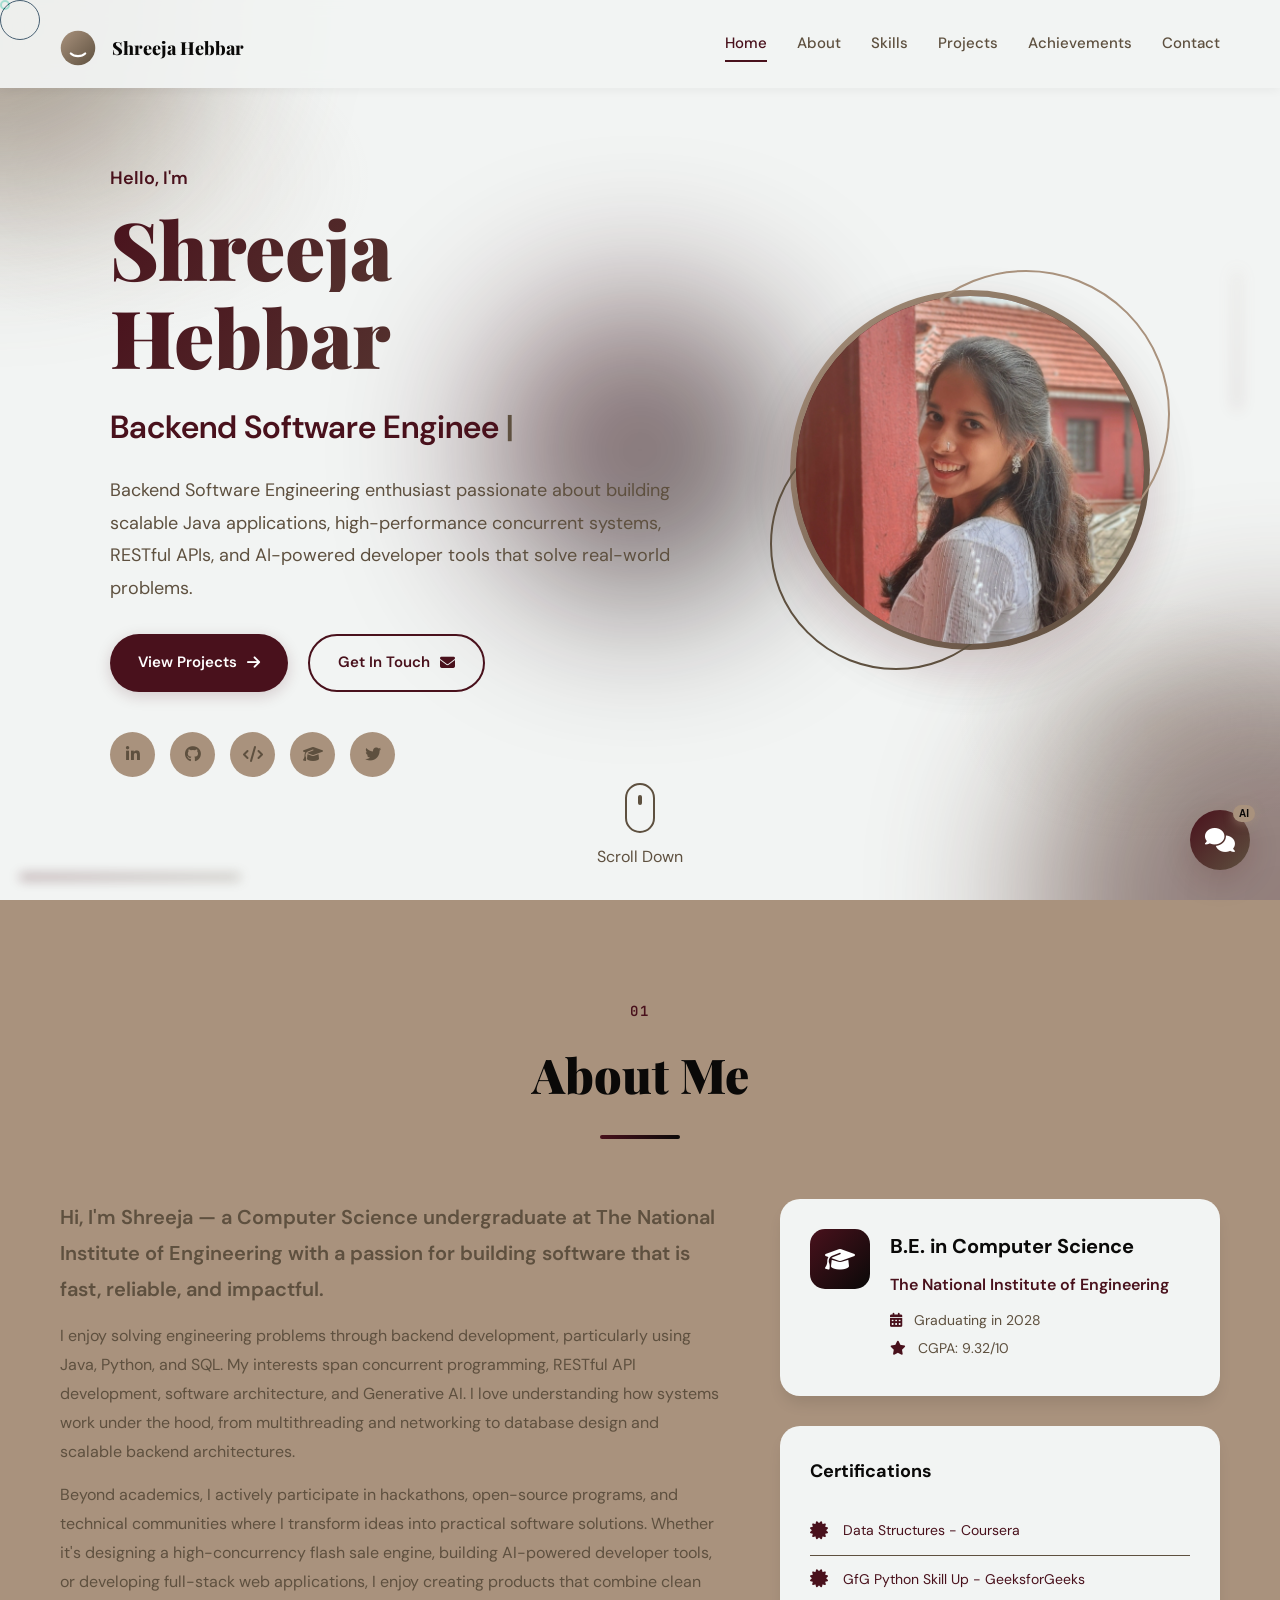
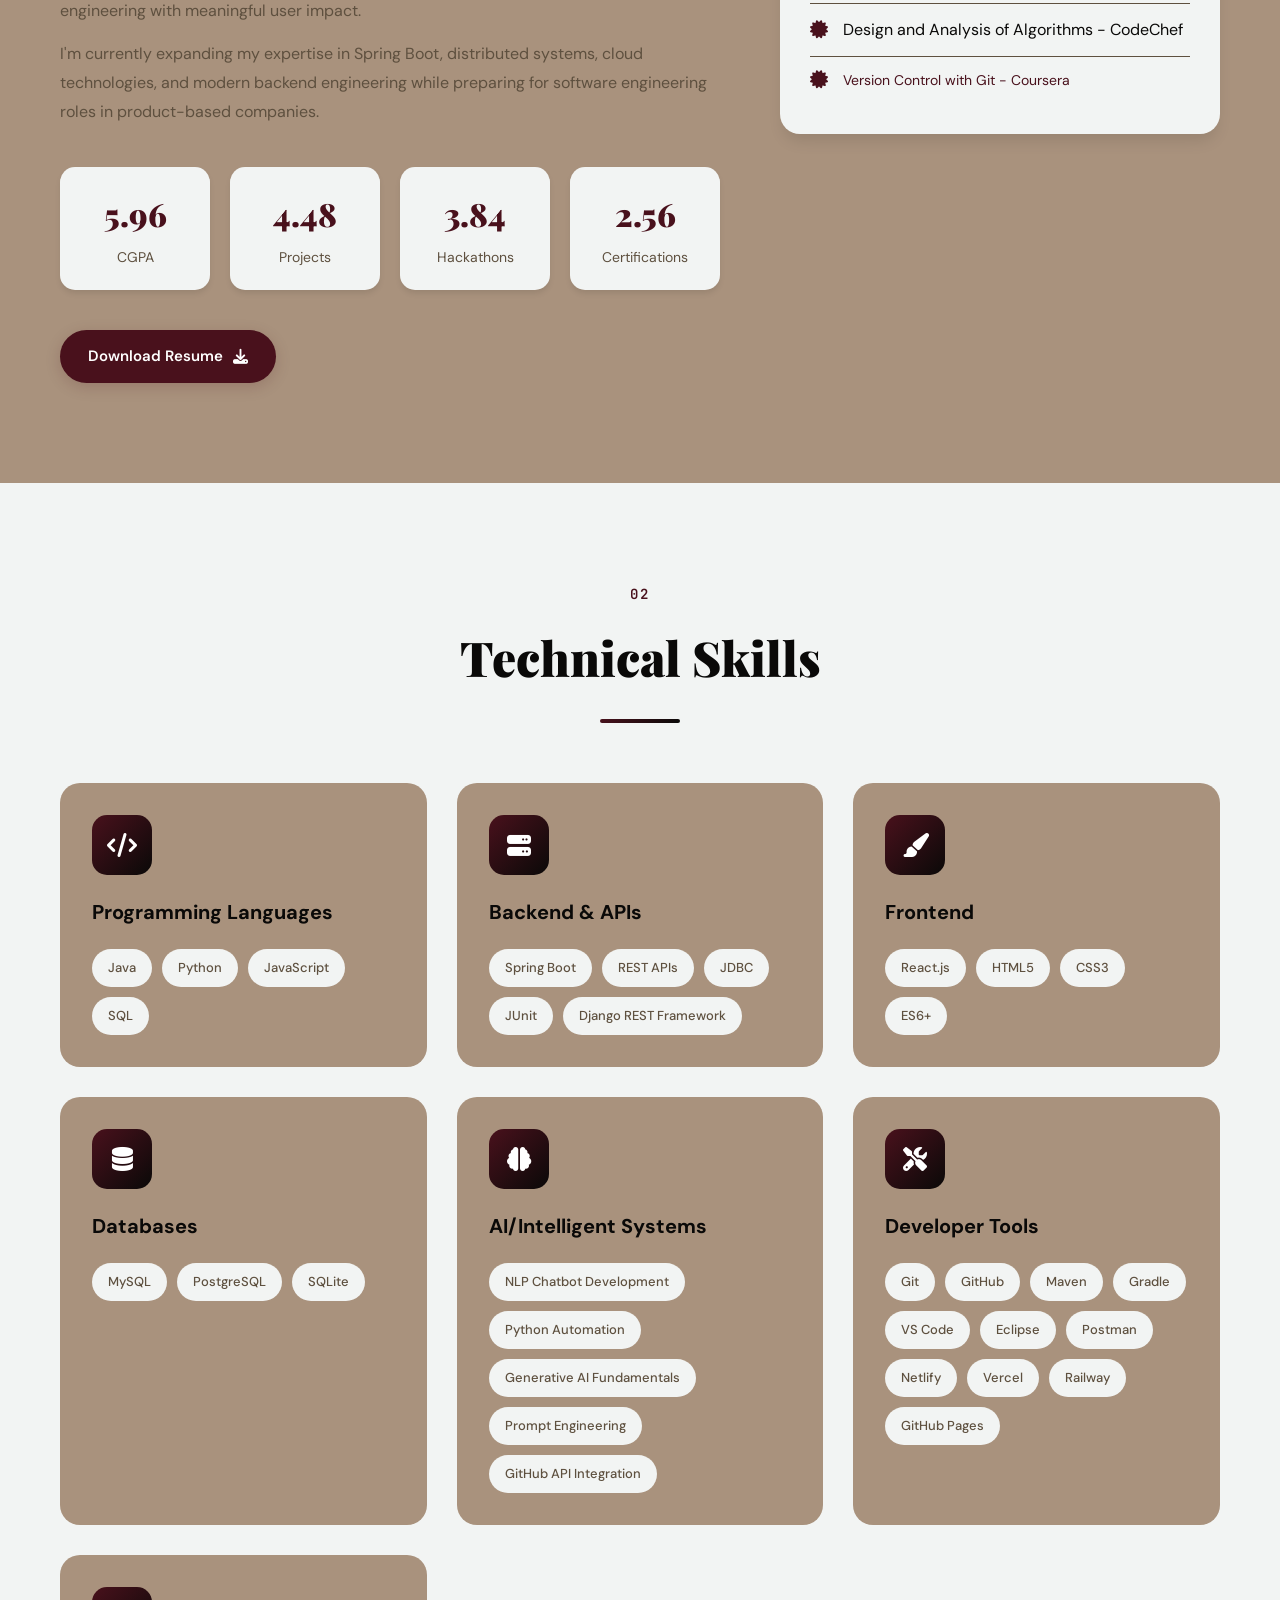
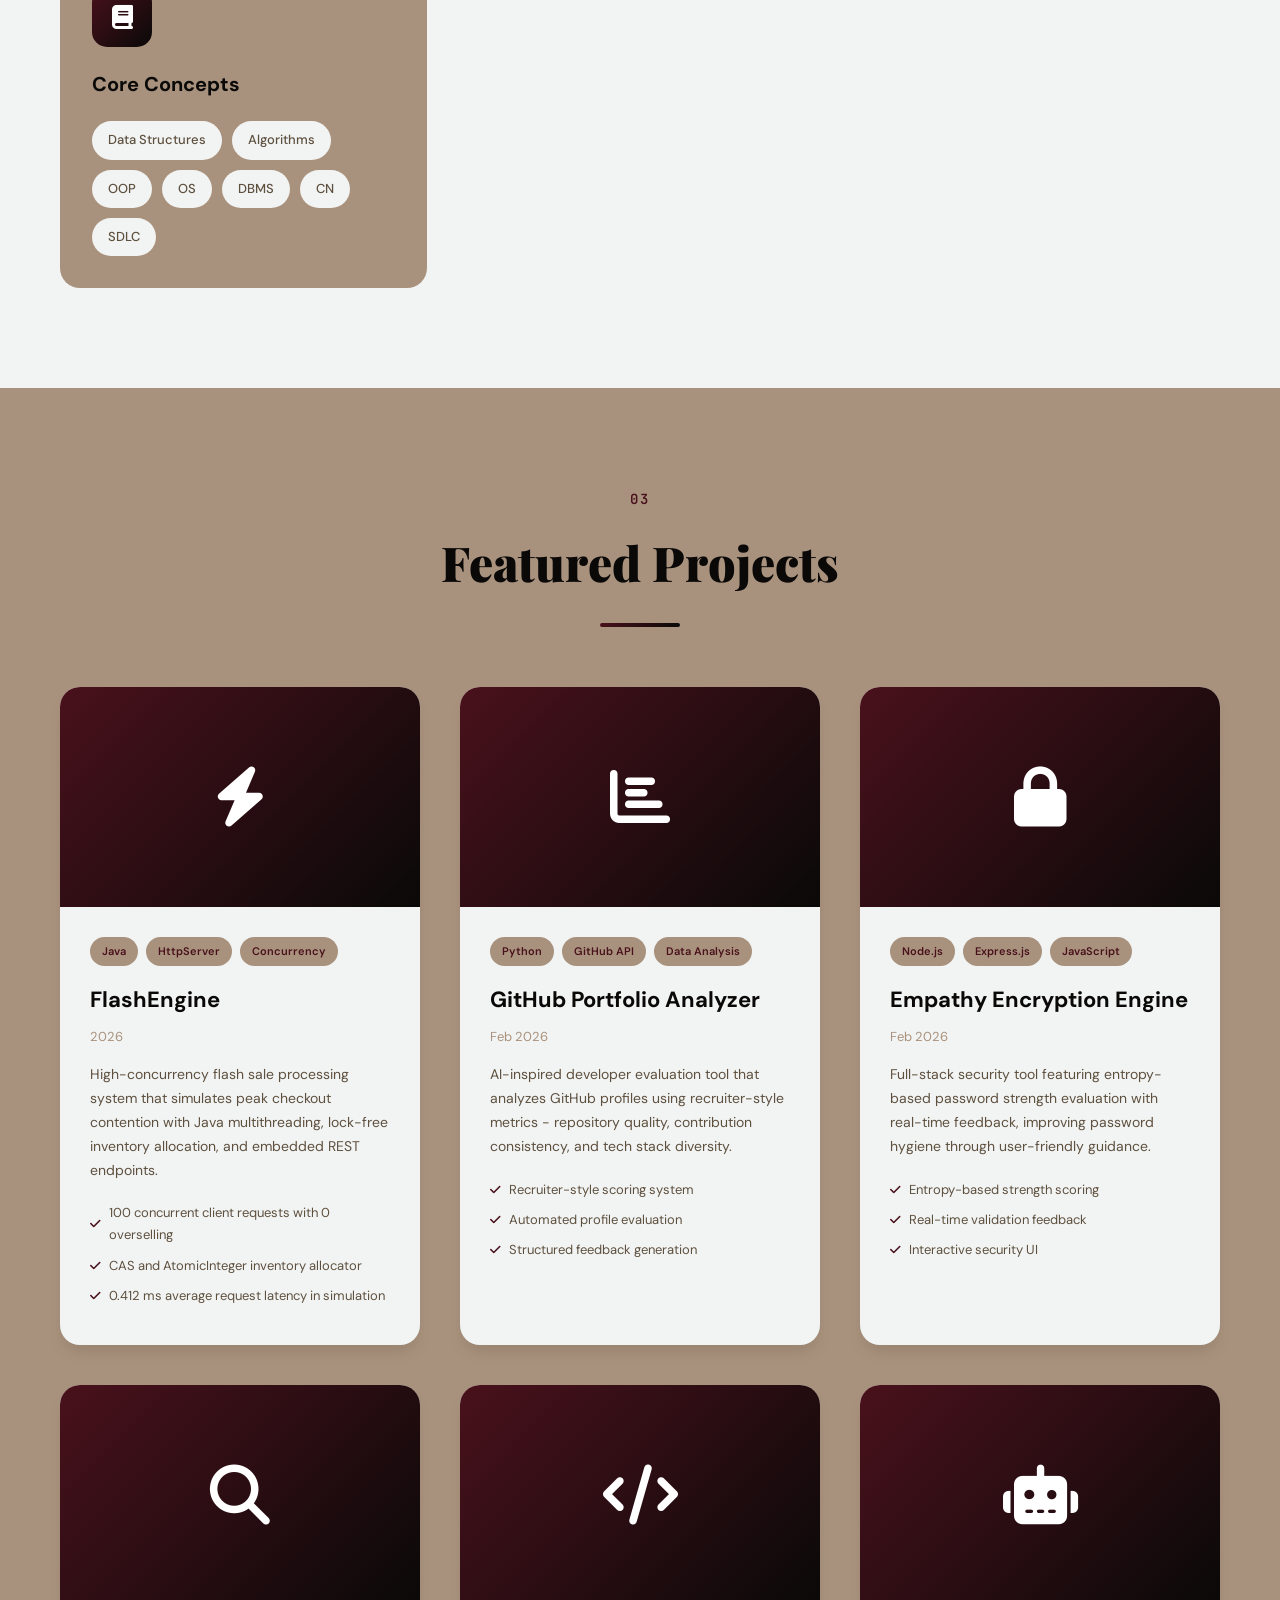
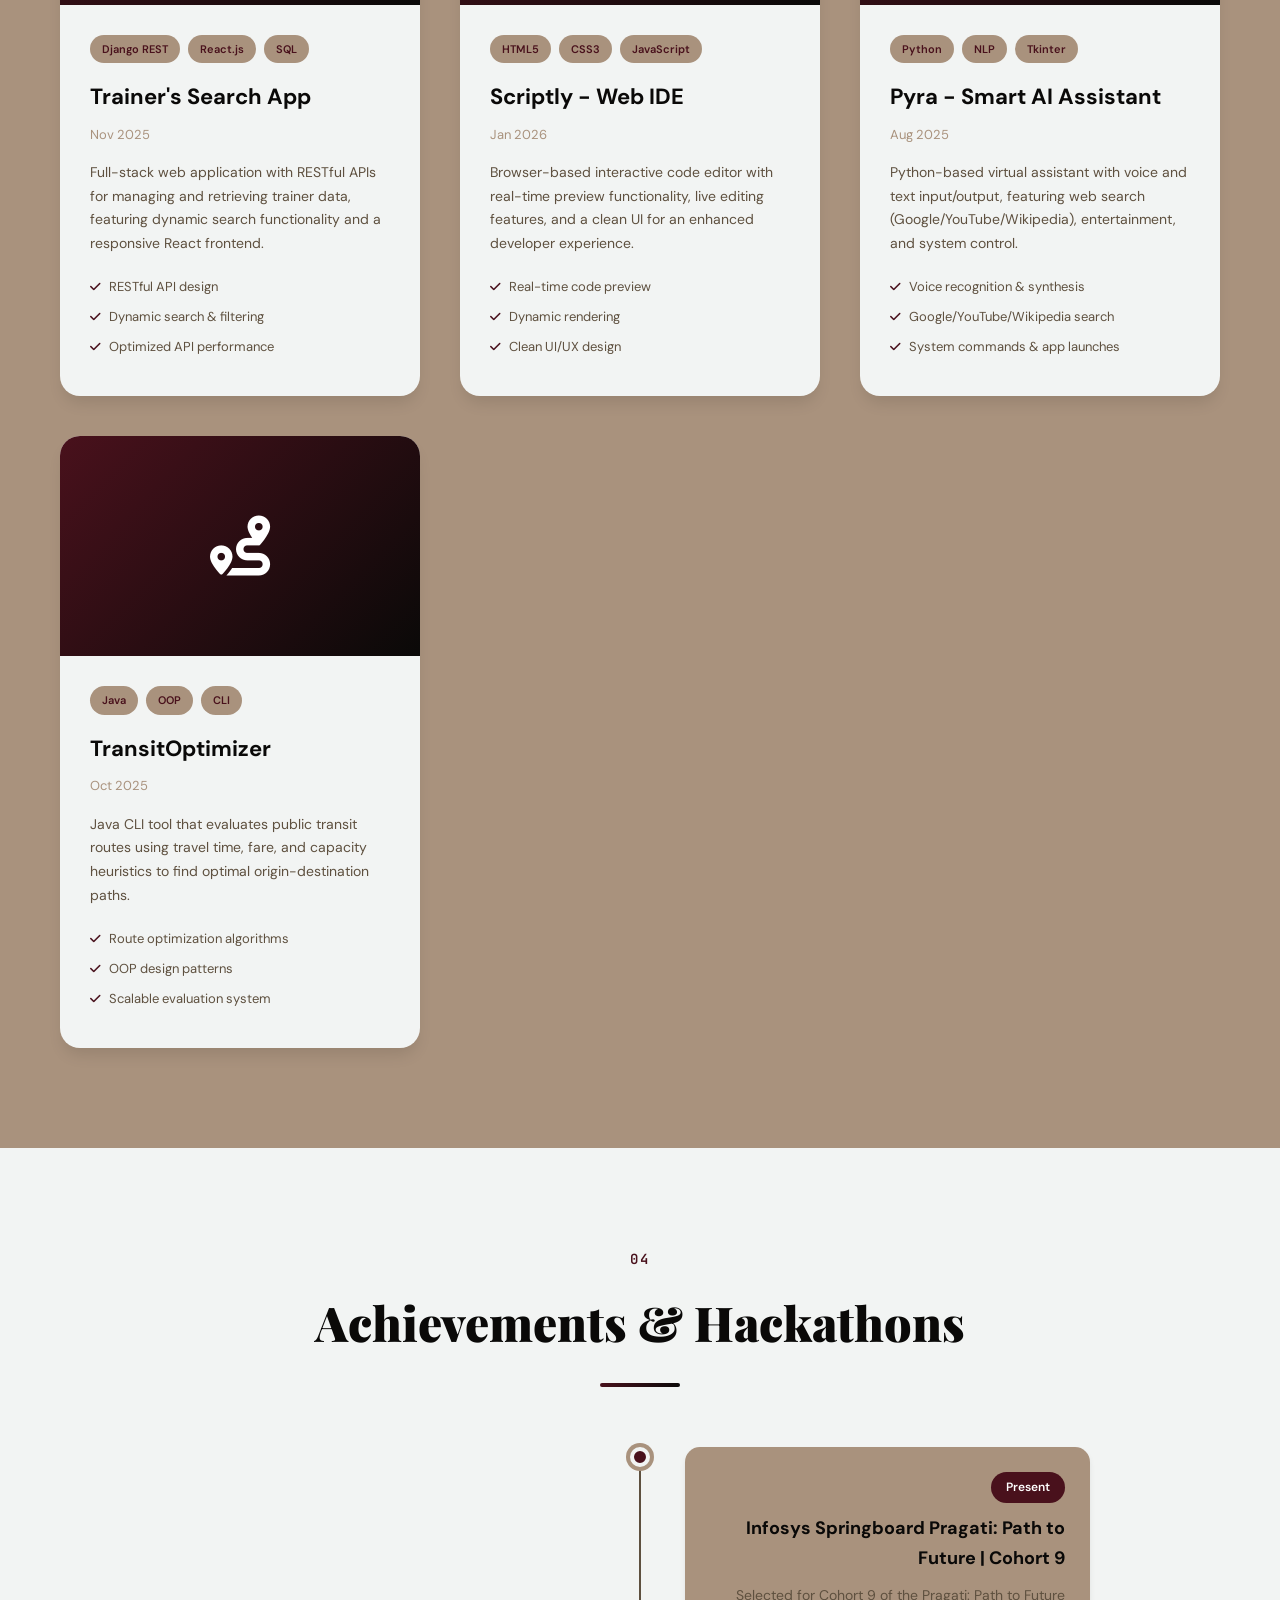
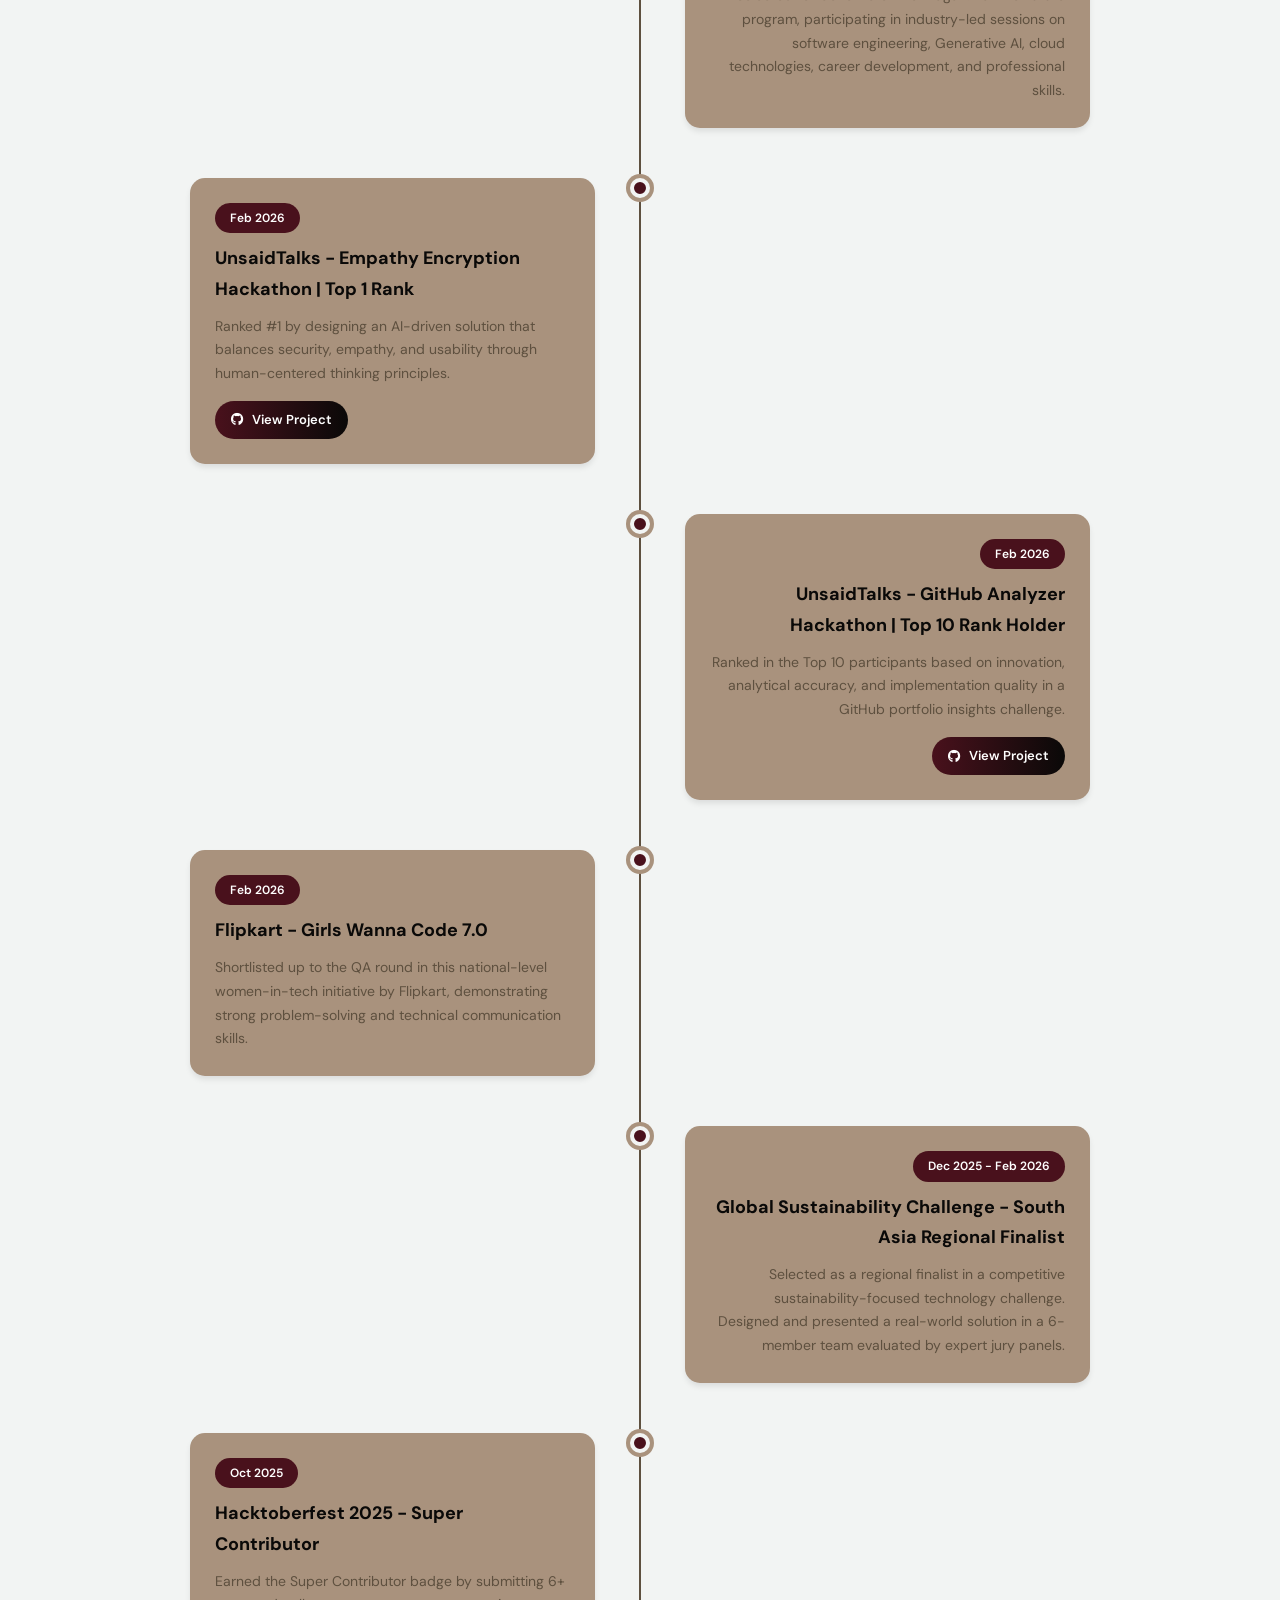
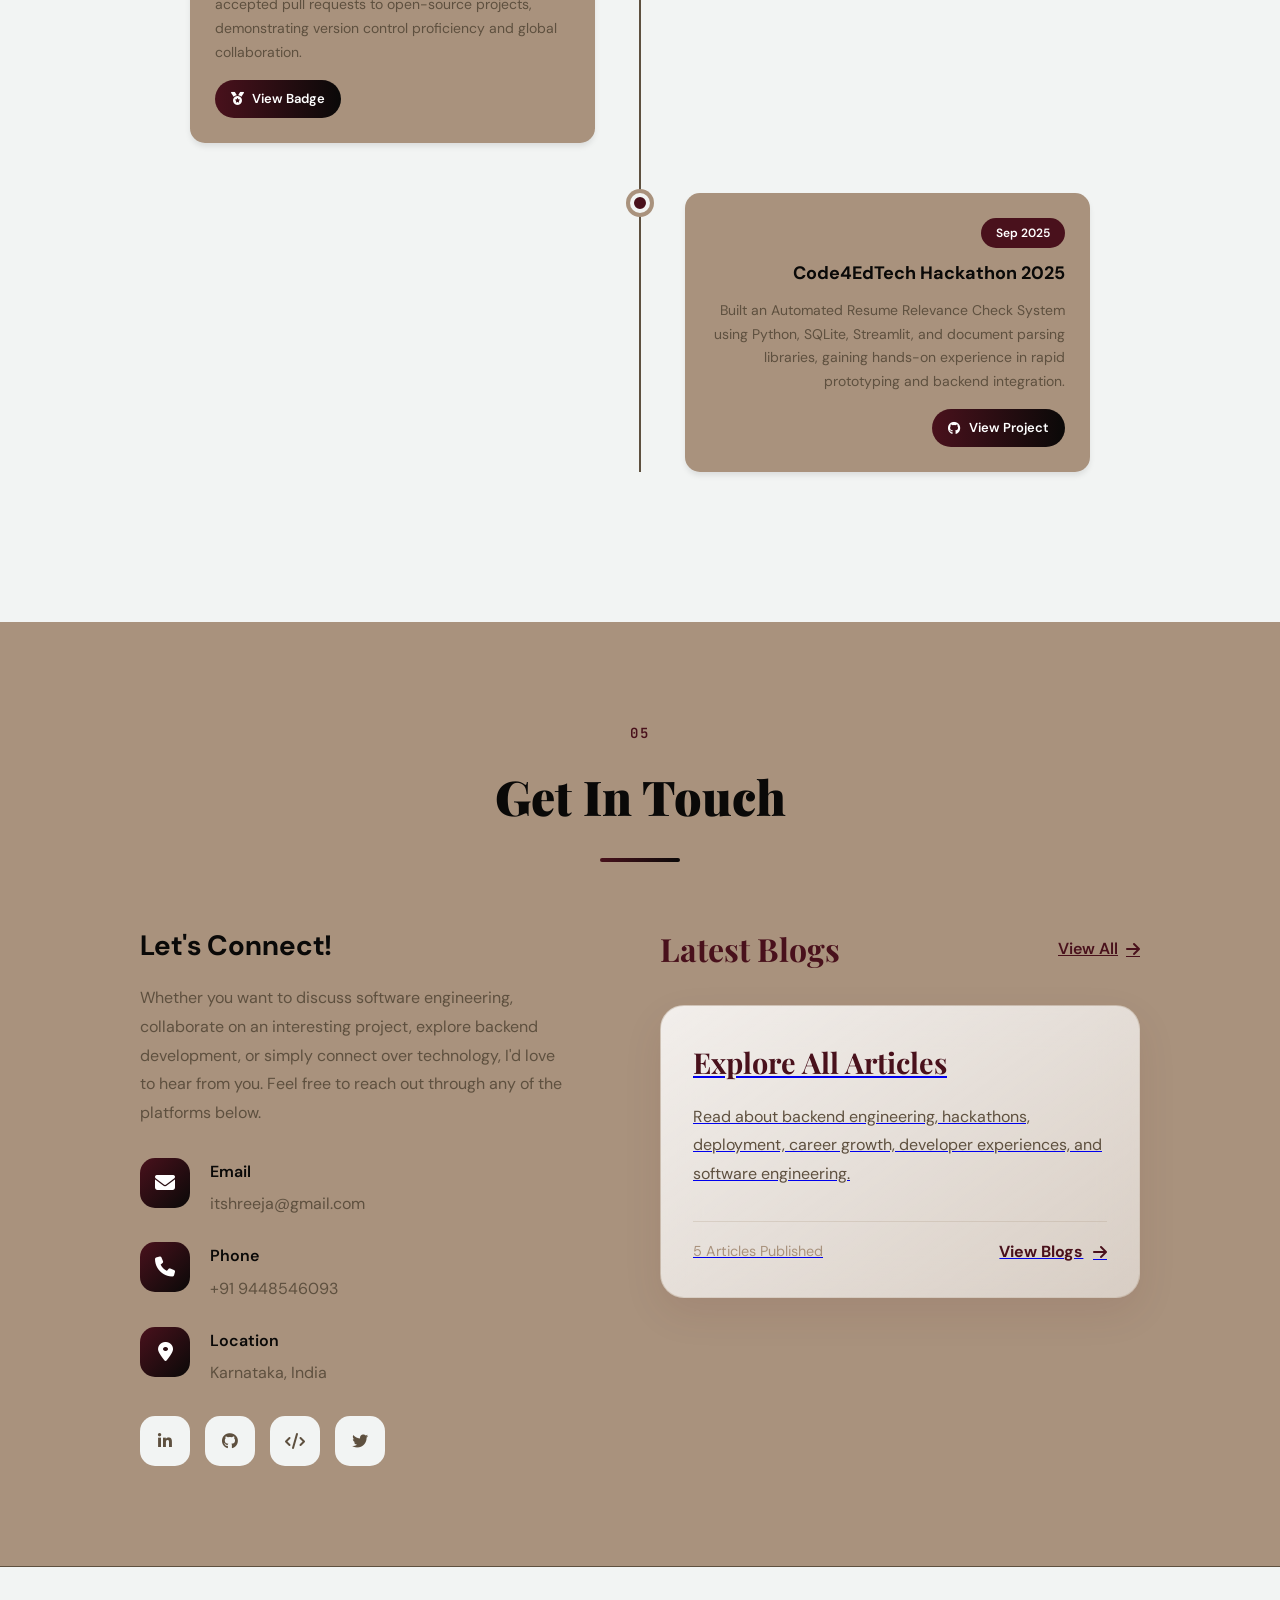
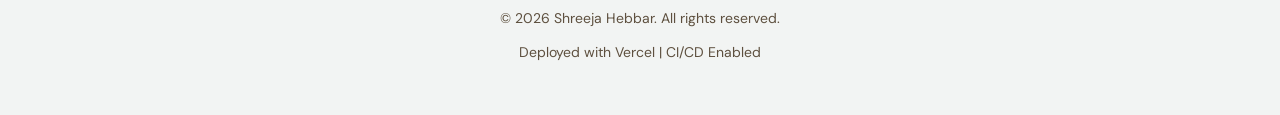
<file: index.html>
<!DOCTYPE html>
<html lang="en">
<head>
    <meta charset="UTF-8">
    <meta name="viewport" content="width=device-width, initial-scale=1.0">
    <meta name="description" content="Shreeja Hebbar - Computer Science Engineering Student | Backend Software Engineering Intern | Java & AI Developer">
    <meta name="keywords" content="Shreeja Hebbar, Backend Developer, Software Engineering Intern, Java, Spring Boot, Python, Generative AI, Portfolio">
    <meta name="author" content="Shreeja Hebbar">
    <title>Shreeja Hebbar | Backend Software Engineer & AI Builder</title>
    
    <!-- Fonts -->
    <link rel="preconnect" href="https://fonts.googleapis.com">
    <link rel="preconnect" href="https://fonts.gstatic.com" crossorigin>
    <link href="https://fonts.googleapis.com/css2?family=Playfair+Display:wght@700;900&family=DM+Sans:wght@400;500;700&family=JetBrains+Mono:wght@400;600&display=swap" rel="stylesheet">
    
    <!-- Icons -->
    <link rel="stylesheet" href="https://cdnjs.cloudflare.com/ajax/libs/font-awesome/6.5.1/css/all.min.css">
    
    <!-- Stylesheets -->
    <link rel="stylesheet" href="css/styles.css">
    <link rel="stylesheet" href="css/animations.css">
    <link rel="stylesheet" href="css/chatbot.css">
</head>
<body>
    <!-- Preloader -->
    <div class="preloader" id="preloader">
        <div class="preloader-content">
            <div class="loader-ring"></div>
            <p class="loader-text">Loading Portfolio...</p>
            
        </div>
    </div>

    <!-- Cursor -->
    <div class="custom-cursor"></div>
    <div class="cursor-follower"></div>

    

    <!-- Navigation -->
    <nav class="navbar" id="navbar">
        <div class="nav-container">
            <a href="#home" class="nav-logo">
                <!-- wordmark + emblem -->
                <svg width="36" height="36" viewBox="0 0 100 100" xmlns="http://www.w3.org/2000/svg" aria-hidden="true">
                    <defs>
                        <linearGradient id="g1" x1="0%" x2="100%" y1="0%" y2="100%">
                            <stop offset="0%" stop-color="var(--accent-color)" />
                            <stop offset="100%" stop-color="var(--secondary-color)" />
                        </linearGradient>
                    </defs>
                    <circle cx="50" cy="50" r="48" fill="url(#g1)" />
                    <path d="M30 65 C40 75, 60 75, 70 65" stroke="white" stroke-width="6" fill="none" stroke-linecap="round" />
                </svg>
                <span class="nav-brand">Shreeja Hebbar</span>
            </a>
            <div class="nav-menu" id="nav-menu">
                <a href="#home" class="nav-link active">Home</a>
                <a href="#about" class="nav-link">About</a>
                <a href="#skills" class="nav-link">Skills</a>
                <a href="#projects" class="nav-link">Projects</a>
                <a href="#achievements" class="nav-link">Achievements</a>
                <a href="#contact" class="nav-link">Contact</a>
            </div>
            <button class="nav-toggle" id="nav-toggle" aria-label="Toggle navigation">
                <span></span>
                <span></span>
                <span></span>
            </button>
        </div>
    </nav>

    <!-- Hero Section -->
    <section class="hero" id="home">
        <div class="hero-background">
            <div class="gradient-orb orb-1"></div>
            <div class="gradient-orb orb-2"></div>
            <div class="gradient-orb orb-3"></div>
            <div class="vibe-overlay" aria-hidden="true"></div>
        </div>
        <div class="hero-content">
            <div class="hero-text">
                <p class="hero-greeting">Hello, I'm</p>
                <h1 class="hero-name">
                    <span class="name-line">Shreeja</span>
                    <span class="name-line">Hebbar</span>
                </h1>
                <p class="hero-title">
                    <span class="typewriter" id="typewriter"></span>
                    <span class="cursor-blink">|</span>
                </p>
                <p class="hero-description">
                    Backend Software Engineering enthusiast passionate about building scalable Java applications, high-performance concurrent systems, RESTful APIs, and AI-powered developer tools that solve real-world problems.
                </p>
                <div class="hero-buttons">
                    <a href="#projects" class="btn btn-primary">
                        <span>View Projects</span>
                        <i class="fas fa-arrow-right"></i>
                    </a>
                    <a href="#contact" class="btn btn-secondary">
                        <span>Get In Touch</span>
                        <i class="fas fa-envelope"></i>
                    </a>
                </div>
                <div class="hero-socials">
                    <a href="https://www.linkedin.com/in/shreejahebbar676/" target="_blank" class="social-link" aria-label="LinkedIn">
                        <i class="fab fa-linkedin-in"></i>
                    </a>
                    <a href="https://github.com/Shreeja-88" target="_blank" class="social-link" aria-label="GitHub">
                        <i class="fab fa-github"></i>
                    </a>
                    <a href="https://leetcode.com/u/ShreejaHebbar676/" target="_blank" class="social-link" aria-label="LeetCode">
                        <i class="fas fa-code"></i>
                    </a>
                    <a href="https://takeuforward.org/profile/shreejahebbar67" target="_blank" class="social-link" aria-label="TakeUForward">
                        <i class="fas fa-graduation-cap"></i>
                    </a>
                    <a href="https://x.com/its_shreeja21" target="_blank" class="social-link" aria-label="Twitter">
                        <i class="fab fa-twitter"></i>
                    </a>
                </div>
            </div>
            <div class="hero-image">
                <div class="image-frame">
                    <div class="image-placeholder">
                        <img src="assets/images/profile.jpg" alt="Shreeja Hebbar" class="profile-image">
                    </div>
                    <div class="frame-accent frame-accent-1"></div>
                    <div class="frame-accent frame-accent-2"></div>
                </div>
            </div>
        </div>
        <a href="#about" class="scroll-indicator">
            <div class="scroll-mouse">
                <div class="scroll-wheel"></div>
            </div>
            <p>Scroll Down</p>
        </a>
    </section>

    <!-- About Section -->
    <section class="about" id="about">
        <div class="container">
            <div class="section-header">
                <span class="section-number">01</span>
                <h2 class="section-title">About Me</h2>
                <div class="title-decoration"></div>
            </div>
            <div class="about-content">
                <div class="about-text">
                    <p class="about-intro">
                        Hi, I'm Shreeja — a Computer Science undergraduate at The National Institute of Engineering with a passion for building software that is fast, reliable, and impactful.</p>

<p>I enjoy solving engineering problems through backend development, particularly using Java, Python, and SQL. My interests span concurrent programming, RESTful API development, software architecture, and Generative AI. I love understanding how systems work under the hood, from multithreading and networking to database design and scalable backend architectures.</p>

<p>Beyond academics, I actively participate in hackathons, open-source programs, and technical communities where I transform ideas into practical software solutions. Whether it's designing a high-concurrency flash sale engine, building AI-powered developer tools, or developing full-stack web applications, I enjoy creating products that combine clean engineering with meaningful user impact.</p>

<p>I'm currently expanding my expertise in Spring Boot, distributed systems, cloud technologies, and modern backend engineering while preparing for software engineering roles in product-based companies.
</p>
                    <div class="about-stats">
                        <div class="stat-item">
                            <div class="stat-number">9.32</div>
                            <div class="stat-label">CGPA</div>
                        </div>
                        <div class="stat-item">
                            <div class="stat-number">7</div>
                            <div class="stat-label">Projects</div>
                        </div>
                        <div class="stat-item">
                            <div class="stat-number">6</div>
                            <div class="stat-label">Hackathons</div>
                        </div>
                        <div class="stat-item">
                            <div class="stat-number">4</div>
                            <div class="stat-label">Certifications</div>
                        </div>
                    </div>
                    <a href="assets/ShreejaHebbar_Resume.pdf" download class="btn btn-primary">
                        <span>Download Resume</span>
                        <i class="fas fa-download"></i>
                    </a>
                </div>
                <div class="about-education">
                    <div class="education-card">
                        <div class="education-icon">
                            <i class="fas fa-graduation-cap"></i>
                        </div>
                        <div class="education-content">
                            <h3>B.E. in Computer Science</h3>
                            <p class="education-institution">The National Institute of Engineering</p>
                            <p class="education-details">
                                <i class="fas fa-calendar-alt"></i> Graduating in 2028
                            </p>
                            <p class="education-details">
                                <i class="fas fa-star"></i> CGPA: 9.32/10
                            </p>
                        </div>
                    </div>
                    <div class="certifications">
                        <h4>Certifications</h4>
                        <div class="cert-item">
                            <i class="fas fa-certificate"></i>
                            <a href="https://coursera.org/share/e12402c1e4017549cde5ebe63480d8a2" target="_blank">
                                Data Structures - Coursera
                            </a>
                        </div>
                        <div class="cert-item">
                            <i class="fas fa-certificate"></i>
                            <a href="https://www.geeksforgeeks.org/certificate/efac8e0c0154b535cd5478bd16f5f53a" target="_blank">
                                GfG Python Skill Up - GeeksforGeeks
                            </a>
                        </div>
                        <div class="cert-item">
                            <i class="fas fa-certificate"></i>
                            <span>Design and Analysis of Algorithms - CodeChef</span>
                        </div>
                        <div class="cert-item">
                            <i class="fas fa-certificate"></i>
                            <a href="https://coursera.org/share/72dca9f1e09b3812e36a3941ee59e3bf" target="_blank">
                                Version Control with Git - Coursera
                            </a>
                        </div>
                    </div>
                </div>
            </div>
        </div>
    </section>

    <!-- Skills Section -->
    <section class="skills" id="skills">
        <div class="container">
            <div class="section-header">
                <span class="section-number">02</span>
                <h2 class="section-title">Technical Skills</h2>
                <div class="title-decoration"></div>
            </div>
            <div class="skills-grid">
                <div class="skill-category">
                    <div class="category-icon">
                        <i class="fas fa-code"></i>
                    </div>
                    <h3>Programming Languages</h3>
                    <div class="skill-tags">
                        <span class="skill-tag">Java</span>
                        <span class="skill-tag">Python</span>
                        <span class="skill-tag">JavaScript</span>
                        <span class="skill-tag">SQL</span>
                    </div>
                </div>
                <div class="skill-category">
                    <div class="category-icon">
                        <i class="fas fa-server"></i>
                    </div>
                    <h3>Backend & APIs</h3>
                    <div class="skill-tags">
                        <span class="skill-tag">Spring Boot</span>
                        <span class="skill-tag">REST APIs</span>
                        <span class="skill-tag">JDBC</span>
                        <span class="skill-tag">JUnit</span>
                        <span class="skill-tag">Django REST Framework</span>
                    </div>
                </div>
                <div class="skill-category">
                    <div class="category-icon">
                        <i class="fas fa-paint-brush"></i>
                    </div>
                    <h3>Frontend</h3>
                    <div class="skill-tags">
                        <span class="skill-tag">React.js</span>
                        <span class="skill-tag">HTML5</span>
                        <span class="skill-tag">CSS3</span>
                        <span class="skill-tag">ES6+</span>
                    </div>
                </div>
                <div class="skill-category">
                    <div class="category-icon">
                        <i class="fas fa-database"></i>
                    </div>
                    <h3>Databases</h3>
                    <div class="skill-tags">
                        <span class="skill-tag">MySQL</span>
                        <span class="skill-tag">PostgreSQL</span>
                        <span class="skill-tag">SQLite</span>
                    </div>
                </div>
                <div class="skill-category">
                    <div class="category-icon">
                        <i class="fas fa-brain"></i>
                    </div>
                    <h3>AI/Intelligent Systems</h3>
                    <div class="skill-tags">
                        <span class="skill-tag">NLP Chatbot Development</span>
                        <span class="skill-tag">Python Automation</span>
                        <span class="skill-tag">Generative AI Fundamentals</span>
                        <span class="skill-tag">Prompt Engineering</span>
                        <span class="skill-tag">GitHub API Integration</span>
                    </div>
                </div>
                <div class="skill-category">
                    <div class="category-icon">
                        <i class="fas fa-tools"></i>
                    </div>
                    <h3>Developer Tools</h3>
                    <div class="skill-tags">
                        <span class="skill-tag">Git</span>
                        <span class="skill-tag">GitHub</span>
                        <span class="skill-tag">Maven</span>
                        <span class="skill-tag">Gradle</span>
                        <span class="skill-tag">VS Code</span>
                        <span class="skill-tag">Eclipse</span>
                        <span class="skill-tag">Postman</span>
                        <span class="skill-tag">Netlify</span>
                        <span class="skill-tag">Vercel</span>
                        <span class="skill-tag">Railway</span>
                        <span class="skill-tag">GitHub Pages</span>
                    </div>
                </div>
                <div class="skill-category">
                    <div class="category-icon">
                        <i class="fas fa-book"></i>
                    </div>
                    <h3>Core Concepts</h3>
                    <div class="skill-tags">
                        <span class="skill-tag">Data Structures</span>
                        <span class="skill-tag">Algorithms</span>
                        <span class="skill-tag">OOP</span>
                        <span class="skill-tag">OS</span>
                        <span class="skill-tag">DBMS</span>
                        <span class="skill-tag">CN</span>
                        <span class="skill-tag">SDLC</span>
                    </div>
                </div>
            </div>
        </div>
    </section>

    <!-- Projects Section -->
    <section class="projects" id="projects">
        <div class="container">
            <div class="section-header">
                <span class="section-number">03</span>
                <h2 class="section-title">Featured Projects</h2>
                <div class="title-decoration"></div>
            </div>
            <div class="projects-grid">
                <!-- Project 1 -->
                <div class="project-card">
                    <div class="project-image">
                        <div class="project-overlay">
                            <a href="https://github.com/Shreeja-88" target="_blank" class="project-link" aria-label="View FlashEngine on GitHub">
                                <i class="fab fa-github"></i>
                            </a>
                        </div>
                        <div class="project-placeholder">
                            <i class="fas fa-bolt"></i>
                        </div>
                    </div>
                    <div class="project-content">
                        <div class="project-tags">
                            <span class="project-tag">Java</span>
                            <span class="project-tag">HttpServer</span>
                            <span class="project-tag">Concurrency</span>
                        </div>
                        <h3 class="project-title">FlashEngine</h3>
                        <p class="project-date">2026</p>
                        <p class="project-description">
                            High-concurrency flash sale processing system that simulates peak checkout contention
                            with Java multithreading, lock-free inventory allocation, and embedded REST endpoints.
                        </p>
                        <ul class="project-features">
                            <li><i class="fas fa-check"></i> 100 concurrent client requests with 0 overselling</li>
                            <li><i class="fas fa-check"></i> CAS and AtomicInteger inventory allocator</li>
                            <li><i class="fas fa-check"></i> 0.412 ms average request latency in simulation</li>
                        </ul>
                    </div>
                </div>

                <!-- Project 2 -->
                <div class="project-card">
                    <div class="project-image">
                        <div class="project-overlay">
                            <a href="https://github.com/Shreeja-88/github-portfolio-analyzer.git" target="_blank" class="project-link">
                                <i class="fab fa-github"></i>
                            </a>
                        </div>
                        <div class="project-placeholder">
                            <i class="fas fa-chart-bar"></i>
                        </div>
                    </div>
                    <div class="project-content">
                        <div class="project-tags">
                            <span class="project-tag">Python</span>
                            <span class="project-tag">GitHub API</span>
                            <span class="project-tag">Data Analysis</span>
                        </div>
                        <h3 class="project-title">GitHub Portfolio Analyzer</h3>
                        <p class="project-date">Feb 2026</p>
                        <p class="project-description">
                            AI-inspired developer evaluation tool that analyzes GitHub profiles using recruiter-style
                            metrics - repository quality, contribution consistency, and tech stack diversity.
                        </p>
                        <ul class="project-features">
                            <li><i class="fas fa-check"></i> Recruiter-style scoring system</li>
                            <li><i class="fas fa-check"></i> Automated profile evaluation</li>
                            <li><i class="fas fa-check"></i> Structured feedback generation</li>
                        </ul>
                    </div>
                </div>

                <!-- Project 2 -->
                <div class="project-card">
                    <div class="project-image">
                        <div class="project-overlay">
                            <a href="https://github.com/Shreeja-88/empathy-encryption-engine.git" target="_blank" class="project-link">
                                <i class="fab fa-github"></i>
                            </a>
                        </div>
                        <div class="project-placeholder">
                            <i class="fas fa-lock"></i>
                        </div>
                    </div>
                    <div class="project-content">
                        <div class="project-tags">
                            <span class="project-tag">Node.js</span>
                            <span class="project-tag">Express.js</span>
                            <span class="project-tag">JavaScript</span>
                        </div>
                        <h3 class="project-title">Empathy Encryption Engine</h3>
                        <p class="project-date">Feb 2026</p>
                        <p class="project-description">
                            Full-stack security tool featuring entropy-based password strength evaluation with
                            real-time feedback, improving password hygiene through user-friendly guidance.
                        </p>
                        <ul class="project-features">
                            <li><i class="fas fa-check"></i> Entropy-based strength scoring</li>
                            <li><i class="fas fa-check"></i> Real-time validation feedback</li>
                            <li><i class="fas fa-check"></i> Interactive security UI</li>
                        </ul>
                    </div>
                </div>

                <!-- Project 3 -->
                <div class="project-card">
                    <div class="project-image">
                        <div class="project-overlay">
                            <a href="https://github.com/Shreeja-88/Trainer-s-Search-App.git" target="_blank" class="project-link">
                                <i class="fab fa-github"></i>
                            </a>
                        </div>
                        <div class="project-placeholder">
                            <i class="fas fa-search"></i>
                        </div>
                    </div>
                    <div class="project-content">
                        <div class="project-tags">
                            <span class="project-tag">Django REST</span>
                            <span class="project-tag">React.js</span>
                            <span class="project-tag">SQL</span>
                        </div>
                        <h3 class="project-title">Trainer's Search App</h3>
                        <p class="project-date">Nov 2025</p>
                        <p class="project-description">
                            Full-stack web application with RESTful APIs for managing and retrieving trainer data,
                            featuring dynamic search functionality and a responsive React frontend.
                        </p>
                        <ul class="project-features">
                            <li><i class="fas fa-check"></i> RESTful API design</li>
                            <li><i class="fas fa-check"></i> Dynamic search & filtering</li>
                            <li><i class="fas fa-check"></i> Optimized API performance</li>
                        </ul>
                    </div>
                </div>

                <!-- Project 4 -->
                <div class="project-card">
                    <div class="project-image">
                        <div class="project-overlay">
                            <a href="https://github.com/Shreeja-88/scriptly.git" target="_blank" class="project-link">
                                <i class="fab fa-github"></i>
                            </a>
                        </div>
                        <div class="project-placeholder">
                            <i class="fas fa-code"></i>
                        </div>
                    </div>
                    <div class="project-content">
                        <div class="project-tags">
                            <span class="project-tag">HTML5</span>
                            <span class="project-tag">CSS3</span>
                            <span class="project-tag">JavaScript</span>
                        </div>
                        <h3 class="project-title">Scriptly - Web IDE</h3>
                        <p class="project-date">Jan 2026</p>
                        <p class="project-description">
                            Browser-based interactive code editor with real-time preview functionality, live
                            editing features, and a clean UI for an enhanced developer experience.
                        </p>
                        <ul class="project-features">
                            <li><i class="fas fa-check"></i> Real-time code preview</li>
                            <li><i class="fas fa-check"></i> Dynamic rendering</li>
                            <li><i class="fas fa-check"></i> Clean UI/UX design</li>
                        </ul>
                    </div>
                </div>

                <!-- Project 5 -->
                <div class="project-card">
                    <div class="project-image">
                        <div class="project-overlay">
                            <a href="https://github.com/Shreeja-88/Pyra-Your-Smart-AI-Assistant-" target="_blank" class="project-link">
                                <i class="fab fa-github"></i>
                            </a>
                        </div>
                        <div class="project-placeholder">
                            <i class="fas fa-robot"></i>
                        </div>
                    </div>
                    <div class="project-content">
                        <div class="project-tags">
                            <span class="project-tag">Python</span>
                            <span class="project-tag">NLP</span>
                            <span class="project-tag">Tkinter</span>
                        </div>
                        <h3 class="project-title">Pyra - Smart AI Assistant</h3>
                        <p class="project-date">Aug 2025</p>
                        <p class="project-description">
                            Python-based virtual assistant with voice and text input/output, featuring
                            web search (Google/YouTube/Wikipedia), entertainment, and system control.
                        </p>
                        <ul class="project-features">
                            <li><i class="fas fa-check"></i> Voice recognition & synthesis</li>
                            <li><i class="fas fa-check"></i> Google/YouTube/Wikipedia search</li>
                            <li><i class="fas fa-check"></i> System commands & app launches</li>
                        </ul>
                    </div>
                </div>

                <!-- Project 6 -->
                <div class="project-card">
                    <div class="project-image">
                        <div class="project-overlay">
                            <a href="https://github.com/Shreeja-88/TransitOptimizer-Java-based-Transit-Route-Evaluator.git" target="_blank" class="project-link">
                                <i class="fab fa-github"></i>
                            </a>
                        </div>
                        <div class="project-placeholder">
                            <i class="fas fa-route"></i>
                        </div>
                    </div>
                    <div class="project-content">
                        <div class="project-tags">
                            <span class="project-tag">Java</span>
                            <span class="project-tag">OOP</span>
                            <span class="project-tag">CLI</span>
                        </div>
                        <h3 class="project-title">TransitOptimizer</h3>
                        <p class="project-date">Oct 2025</p>
                        <p class="project-description">
                            Java CLI tool that evaluates public transit routes using travel time, fare, and
                            capacity heuristics to find optimal origin-destination paths.
                        </p>
                        <ul class="project-features">
                            <li><i class="fas fa-check"></i> Route optimization algorithms</li>
                            <li><i class="fas fa-check"></i> OOP design patterns</li>
                            <li><i class="fas fa-check"></i> Scalable evaluation system</li>
                        </ul>
                    </div>
                </div>
            </div>
        </div>
    </section>

    <!-- Achievements Section -->
    <section class="achievements" id="achievements">
        <div class="container">
            <div class="section-header">
                <span class="section-number">04</span>
                <h2 class="section-title">Achievements & Hackathons</h2>
                <div class="title-decoration"></div>
            </div>
            <div class="timeline">
                <div class="timeline-item">
                    <div class="timeline-dot"></div>
                    <div class="timeline-content">
                        <span class="timeline-date">Present</span>
                        <h3>Infosys Springboard Pragati: Path to Future | Cohort 9</h3>
                        <p>Selected for Cohort 9 of the Pragati: Path to Future program, participating in industry-led sessions on software engineering, Generative AI, cloud technologies, career development, and professional skills.</p>
                    </div>
                </div>
                <div class="timeline-item">
                    <div class="timeline-dot"></div>
                    <div class="timeline-content">
                        <span class="timeline-date">Feb 2026</span>
                        <h3>UnsaidTalks - Empathy Encryption Hackathon | Top 1 Rank</h3>
                        <p>Ranked #1 by designing an AI-driven solution that balances security, empathy, and usability through human-centered thinking principles.</p>
                        <a href="https://github.com/Shreeja-88/empathy-encryption-engine.git" target="_blank" class="achievement-badge">
                            <i class="fab fa-github"></i> View Project
                        </a>
                    </div>
                </div>
                <div class="timeline-item">
                    <div class="timeline-dot"></div>
                    <div class="timeline-content">
                        <span class="timeline-date">Feb 2026</span>
                        <h3>UnsaidTalks - GitHub Analyzer Hackathon | Top 10 Rank Holder</h3>
                        <p>Ranked in the Top 10 participants based on innovation, analytical accuracy, and implementation quality in a GitHub portfolio insights challenge.</p>
                        <a href="https://github.com/Shreeja-88/github-portfolio-analyzer" target="_blank" class="achievement-badge">
                            <i class="fab fa-github"></i> View Project
                        </a>
                    </div>
                </div>
                <div class="timeline-item">
                    <div class="timeline-dot"></div>
                    <div class="timeline-content">
                        <span class="timeline-date">Feb 2026</span>
                        <h3>Flipkart - Girls Wanna Code 7.0</h3>
                        <p>Shortlisted up to the QA round in this national-level women-in-tech initiative by Flipkart, demonstrating strong problem-solving and technical communication skills.</p>
                    </div>
                </div>
                <div class="timeline-item">
                    <div class="timeline-dot"></div>
                    <div class="timeline-content">
                        <span class="timeline-date">Dec 2025 - Feb 2026</span>
                        <h3>Global Sustainability Challenge - South Asia Regional Finalist</h3>
                        <p>Selected as a regional finalist in a competitive sustainability-focused technology challenge. Designed and presented a real-world solution in a 6-member team evaluated by expert jury panels.</p>
                    </div>
                </div>
                <div class="timeline-item">
                    <div class="timeline-dot"></div>
                    <div class="timeline-content">
                        <span class="timeline-date">Oct 2025</span>
                        <h3>Hacktoberfest 2025 - Super Contributor</h3>
                        <p>Earned the Super Contributor badge by submitting 6+ accepted pull requests to open-source projects, demonstrating version control proficiency and global collaboration.</p>
                        <a href="https://www.holopin.io/hacktoberfest2025/userbadge/cmgzvwq1u012ojp0467gxtuvf" target="_blank" class="achievement-badge">
                            <i class="fas fa-medal"></i> View Badge
                        </a>
                    </div>
                </div>
                <div class="timeline-item">
                    <div class="timeline-dot"></div>
                    <div class="timeline-content">
                        <span class="timeline-date">Sep 2025</span>
                        <h3>Code4EdTech Hackathon 2025</h3>
                        <p>Built an Automated Resume Relevance Check System using Python, SQLite, Streamlit, and document parsing libraries, gaining hands-on experience in rapid prototyping and backend integration.</p>
                        <a href="https://github.com/Shreeja-88/Resume-Relevance-Check-System" target="_blank" class="achievement-badge">
                            <i class="fab fa-github"></i> View Project
                        </a>
                    </div>
                </div>
            </div>
        </div>
    </section>

    <!-- Contact Section -->
<section class="contact" id="contact">
    <div class="container">
        <div class="section-header">
            <span class="section-number">05</span>
            <h2 class="section-title">Get In Touch</h2>
            <div class="title-decoration"></div>
        </div>

        <div class="contact-content">

            <!-- Left Side -->
            <div class="contact-info">

                <h3>Let's Connect!</h3>

                <p>
                    Whether you want to discuss software engineering, collaborate on an interesting project,
                    explore backend development, or simply connect over technology, I'd love to hear from you.
                    Feel free to reach out through any of the platforms below.
                </p>

                <div class="contact-details">

                    <div class="contact-item">
                        <div class="contact-icon">
                            <i class="fas fa-envelope"></i>
                        </div>
                        <div class="contact-text">
                            <h4>Email</h4>
                            <a href="mailto:itshreeja@gmail.com">itshreeja@gmail.com</a>
                        </div>
                    </div>

                    <div class="contact-item">
                        <div class="contact-icon">
                            <i class="fas fa-phone"></i>
                        </div>
                        <div class="contact-text">
                            <h4>Phone</h4>
                            <a href="tel:+919448546093">+91 9448546093</a>
                        </div>
                    </div>

                    <div class="contact-item">
                        <div class="contact-icon">
                            <i class="fas fa-map-marker-alt"></i>
                        </div>
                        <div class="contact-text">
                            <h4>Location</h4>
                            <p>Karnataka, India</p>
                        </div>
                    </div>

                </div>

                <div class="social-links">
                    <a href="https://www.linkedin.com/in/shreejahebbar676/" target="_blank" class="social-btn">
                        <i class="fab fa-linkedin-in"></i>
                    </a>

                    <a href="https://github.com/Shreeja-88" target="_blank" class="social-btn">
                        <i class="fab fa-github"></i>
                    </a>

                    <a href="https://leetcode.com/u/ShreejaHebbar676/" target="_blank" class="social-btn">
                        <i class="fas fa-code"></i>
                    </a>

                    <a href="https://x.com/its_shreeja21" target="_blank" class="social-btn">
                        <i class="fab fa-twitter"></i>
                    </a>
                </div>

            </div>

            <!-- Right Side -->
<div class="blog-preview">

    <div class="blog-header">
        <h3>Latest Blogs</h3>

        <a href="blogs.html" class="view-all">
            View All
            <i class="fas fa-arrow-right"></i>
        </a>
    </div>

    

        <!-- View All Card -->
        <a href="blogs.html"
           class="blog-card more-card">

            <h4>
                Explore All Articles
            </h4>

            <p>
                Read about backend engineering, hackathons, deployment,
                career growth, developer experiences, and software engineering.
            </p>

            <div class="blog-footer">

                <span class="blog-time">
                    5 Articles Published
                </span>

                <span class="blog-read">
                    View Blogs
                    <i class="fas fa-arrow-right"></i>
                </span>

            </div>

        </a>

    </div>

</div>
                

            </div>
        </div>
    </section>
    

    <!-- Footer -->
    <footer class="footer">
        <div class="container">
            <div class="footer-content">
                <p>&copy; 2026 Shreeja Hebbar. All rights reserved.</p>
                <!--<p>Designed & Built with <i class="fas fa-heart"></i> by Shreeja Hebbar</p>-->
                <p>Deployed with Vercel | CI/CD Enabled
</p>
            </div>
        </div>
    </footer>

    

    <!-- AI Chatbot -->
    <div class="chatbot-container" id="chatbot-container">
        <button class="chatbot-toggle" id="chatbot-toggle" aria-label="Toggle chatbot">
            <i class="fas fa-comments"></i>
            <span class="chatbot-badge">AI</span>
        </button>
        <div class="chatbot-window" id="chatbot-window">
            <div class="chatbot-header">
                <div class="chatbot-header-content">
                    <i class="fas fa-robot"></i>
                    <div>
                        <h3>Portfolio Assistant</h3>
                        <span class="chatbot-status">
                            <span class="status-dot"></span>
                            Online
                        </span>
                    </div>
                </div>
                <button class="chatbot-close" id="chatbot-close" aria-label="Close chatbot">
                    <i class="fas fa-times"></i>
                </button>
            </div>
            <div class="chatbot-messages" id="chatbot-messages">
                <div class="chatbot-message bot-message">
                    <div class="message-avatar">
                        <i class="fas fa-robot"></i>
                    </div>
                    <div class="message-content">
                        <p>Hi! I'm Shreeja's AI assistant. How can I help you learn more about her skills, projects, or experience?</p>
                    </div>
                </div>
            </div>
            <div class="chatbot-suggestions" id="chatbot-suggestions">
                <button class="suggestion-btn" data-message="Tell me about Shreeja's skills">
                    <i class="fas fa-code"></i> Skills
                </button>
                <button class="suggestion-btn" data-message="What projects has Shreeja worked on?">
                    <i class="fas fa-project-diagram"></i> Projects
                </button>
                <button class="suggestion-btn" data-message="What are Shreeja's achievements?">
                    <i class="fas fa-trophy"></i> Achievements
                </button>
                <button class="suggestion-btn" data-message="How can I contact Shreeja?">
                    <i class="fas fa-envelope"></i> Contact
                </button>
            </div>
            <form class="chatbot-input" id="chatbot-form">
                <input type="text" id="chatbot-input-field" placeholder="Ask me anything..." autocomplete="off">
                <button type="submit" aria-label="Send message">
                    <i class="fas fa-paper-plane"></i>
                </button>
            </form>
        </div>
    </div>
    <script src="js/main.js" defer></script>
    <script src="js/chatbot.js" defer></script>
</body>
</html>
</file>
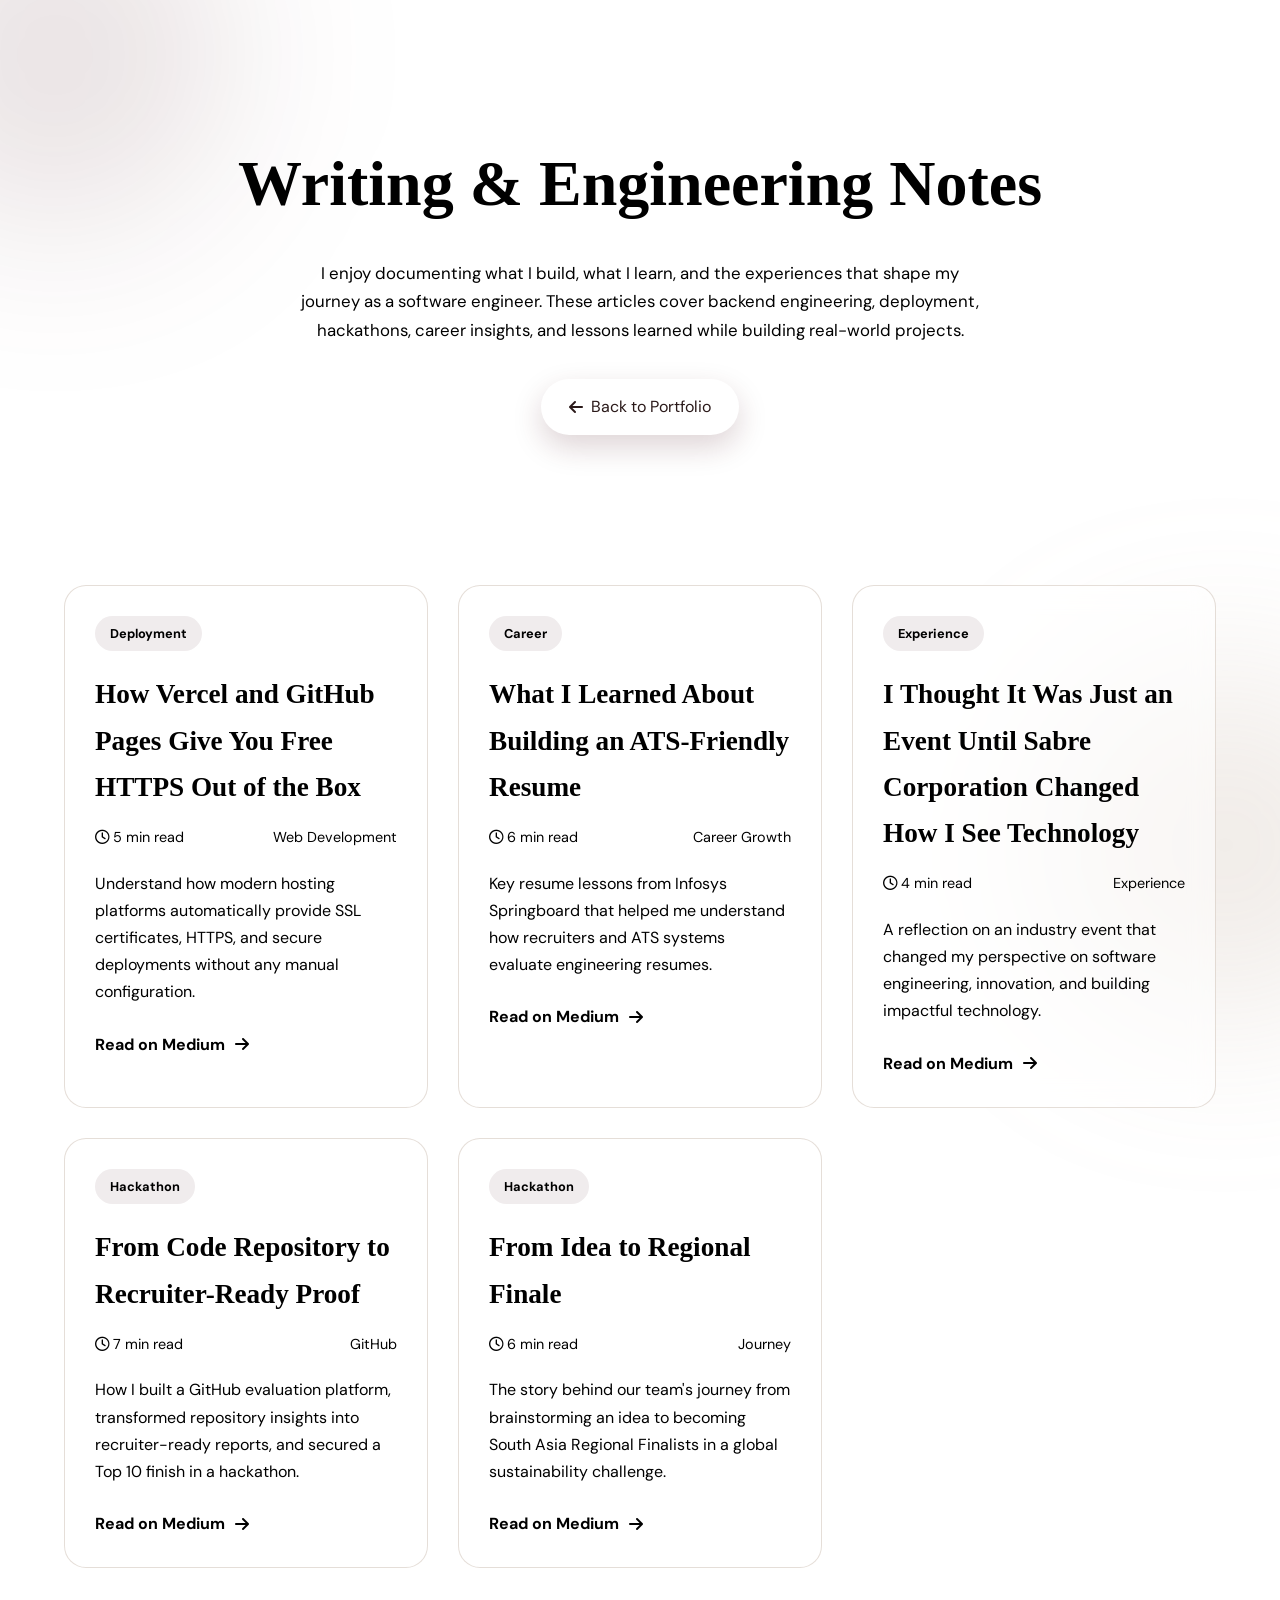
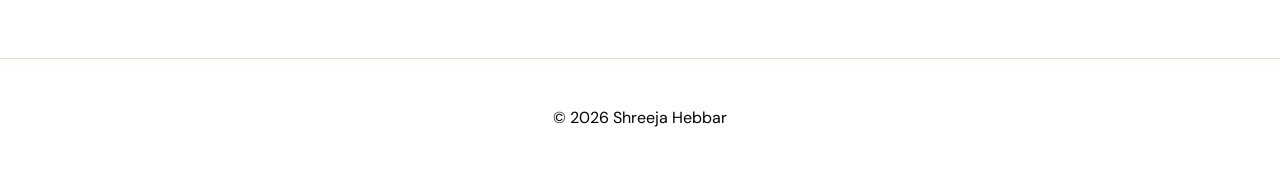
<file: blogs.html>
<!DOCTYPE html>
<html lang="en">

<head>
    <meta charset="UTF-8">
    <meta name="viewport" content="width=device-width, initial-scale=1.0">

    <title>Blogs | Shreeja Hebbar</title>

    <link href="https://fonts.googleapis.com/css2?family=DM+Sans:wght@400;500;700&display=swap" rel="stylesheet">

    <link rel="stylesheet"
        href="https://cdnjs.cloudflare.com/ajax/libs/font-awesome/6.5.1/css/all.min.css">

    <style>
*{
    margin:0;
    padding:0;
    box-sizing:border-box;
}

body{
    font-family:'DM Sans',sans-serif;
    background:var(--bg-color);
    color:var(--text-primary);
    line-height:1.7;
    overflow-x:hidden;
}

/* Background Orbs */
body::before,
body::after{
    content:"";
    position:fixed;
    width:350px;
    height:350px;
    border-radius:50%;
    filter:blur(90px);
    z-index:-1;
    animation:float 12s ease-in-out infinite;
}

body::before{
    background:rgba(73,17,28,.12);
    top:-120px;
    left:-120px;
}

body::after{
    background:rgba(169,146,125,.18);
    bottom:-120px;
    right:-120px;
    animation-delay:5s;
}

@keyframes float{
    0%,100%{
        transform:translate(0,0);
    }
    50%{
        transform:translate(40px,30px);
    }
}

a{
    text-decoration:none;
    color:inherit;
}

.container{
    width:90%;
    max-width:1200px;
    margin:auto;
}

/* Hero */

.hero{
    padding:130px 0 80px;
    text-align:center;
    animation:fadeUp 1s ease;
}

.hero h1{
    font-family:'Playfair Display',serif;
    font-size:4rem;
    color:var(--primary-color);
    margin-bottom:20px;
}

.hero p{
    color:var(--text-secondary);
    max-width:700px;
    margin:auto;
    font-size:1.05rem;
}

.back-btn{
    display:inline-flex;
    align-items:center;
    gap:8px;
    margin-top:35px;
    padding:14px 28px;
    border-radius:50px;
    background:linear-gradient(135deg,var(--primary-color),var(--secondary-color));
    color:#2a1919;
    transition:.35s;
    box-shadow:0 12px 30px rgba(73,17,28,.18);
}

.back-btn:hover{
    transform:translateY(-5px);
    box-shadow:0 18px 45px rgba(73,17,28,.28);
}

/* Blogs */

.blog-grid{
    display:grid;
    grid-template-columns:repeat(auto-fit,minmax(330px,1fr));
    gap:30px;
    margin:70px 0 90px;
}

.blog-card{
    background:rgba(255,255,255,.55);
    backdrop-filter:blur(12px);
    border:1px solid rgba(169,146,125,.3);
    border-radius:22px;
    padding:30px;
    transition:.4s;
    position:relative;
    overflow:hidden;
    animation:fadeUp .8s ease forwards;
}

.blog-card::before{
    content:"";
    position:absolute;
    top:0;
    left:0;
    width:100%;
    height:4px;
    background:linear-gradient(90deg,var(--primary-color),var(--secondary-color));
    transform:scaleX(0);
    transform-origin:left;
    transition:.4s;
}

.blog-card:hover::before{
    transform:scaleX(1);
}

.blog-card:hover{
    transform:translateY(-10px);
    box-shadow:0 25px 50px rgba(73,17,28,.15);
}

/* Tag */

.tag{
    display:inline-block;
    background:rgba(73,17,28,.08);
    color:var(--primary-color);
    padding:7px 15px;
    border-radius:50px;
    font-size:.8rem;
    font-weight:700;
    margin-bottom:20px;
    transition:.3s;
}

.blog-card:hover .tag{
    transform:translateX(6px);
}

/* Headings */

.blog-card h2{
    font-family:'Playfair Display',serif;
    font-size:1.7rem;
    margin-bottom:15px;
    color:var(--text-primary);
}

.blog-card p{
    color:var(--text-secondary);
    margin-bottom:25px;
}

/* Meta */

.meta{
    display:flex;
    justify-content:space-between;
    color:var(--text-muted);
    font-size:.9rem;
    margin-bottom:20px;
}

/* Button */

.read-btn{
    display:inline-flex;
    align-items:center;
    gap:10px;
    color:var(--primary-color);
    font-weight:700;
    transition:.3s;
}

.read-btn:hover{
    gap:16px;
}

/* Footer */

footer{
    text-align:center;
    padding:45px;
    color:var(--text-secondary);
    border-top:1px solid rgba(169,146,125,.3);
}

/* Animation */

@keyframes fadeUp{
    from{
        opacity:0;
        transform:translateY(30px);
    }
    to{
        opacity:1;
        transform:translateY(0);
    }
}
</style>

</head>

<body>

<section class="hero">

<div class="container">

<h1>Writing & Engineering Notes</h1>

<p>

I enjoy documenting what I build, what I learn, and the experiences that shape my journey as a software engineer. These articles cover backend engineering, deployment, hackathons, career insights, and lessons learned while building real-world projects.

</p>

<a href="index.html#contact" class="back-btn">

<i class="fas fa-arrow-left"></i>

Back to Portfolio

</a>

</div>

</section>

<div class="container">

<div class="blog-grid">

<div class="blog-card">

<span class="tag">Deployment</span>

<h2>How Vercel and GitHub Pages Give You Free HTTPS Out of the Box</h2>

<div class="meta">

<span><i class="far fa-clock"></i> 5 min read</span>

<span>Web Development</span>

</div>

<p>

Understand how modern hosting platforms automatically provide SSL certificates, HTTPS, and secure deployments without any manual configuration.

</p>

<a href="https://medium.com/@hebbarshree855/how-vercel-and-github-pages-give-you-free-https-out-of-the-box-538d37dccdcc"
target="_blank"
class="read-btn">

Read on Medium

<i class="fas fa-arrow-right"></i>

</a>

</div>

<div class="blog-card">

<span class="tag">Career</span>

<h2>What I Learned About Building an ATS-Friendly Resume</h2>

<div class="meta">

<span><i class="far fa-clock"></i> 6 min read</span>

<span>Career Growth</span>

</div>

<p>

Key resume lessons from Infosys Springboard that helped me understand how recruiters and ATS systems evaluate engineering resumes.

</p>

<a href="https://medium.com/@hebbarshree855/what-i-learned-about-building-an-ats-friendly-resume-from-infosys-springboard-eb9549bf2eea"
target="_blank"
class="read-btn">

Read on Medium

<i class="fas fa-arrow-right"></i>

</a>

</div>

<div class="blog-card">

<span class="tag">Experience</span>

<h2>I Thought It Was Just an Event Until Sabre Corporation Changed How I See Technology</h2>

<div class="meta">

<span><i class="far fa-clock"></i> 4 min read</span>

<span>Experience</span>

</div>

<p>

A reflection on an industry event that changed my perspective on software engineering, innovation, and building impactful technology.

</p>

<a href="https://medium.com/@hebbarshree855/i-thought-it-was-just-an-event-until-sabre-corporation-changed-how-i-see-technology-7c0b00592110"
target="_blank"
class="read-btn">

Read on Medium

<i class="fas fa-arrow-right"></i>

</a>

</div>

<div class="blog-card">

<span class="tag">Hackathon</span>

<h2>From Code Repository to Recruiter-Ready Proof</h2>

<div class="meta">

<span><i class="far fa-clock"></i> 7 min read</span>

<span>GitHub</span>

</div>

<p>

How I built a GitHub evaluation platform, transformed repository insights into recruiter-ready reports, and secured a Top 10 finish in a hackathon.

</p>

<a href="https://medium.com/@hebbarshree855/from-code-repository-to-recruiter-ready-proof-how-i-ranked-top-10-in-a-github-evaluation-hackathon-0cc0d08b694b"
target="_blank"
class="read-btn">

Read on Medium

<i class="fas fa-arrow-right"></i>

</a>

</div>

<div class="blog-card">

<span class="tag">Hackathon</span>

<h2>From Idea to Regional Finale</h2>

<div class="meta">

<span><i class="far fa-clock"></i> 6 min read</span>

<span>Journey</span>

</div>

<p>

The story behind our team's journey from brainstorming an idea to becoming South Asia Regional Finalists in a global sustainability challenge.

</p>

<a href="https://medium.com/@hebbarshree855/from-idea-to-regional-finale-our-online-hackathon-experience-74a56175fba0"
target="_blank"
class="read-btn">

Read on Medium

<i class="fas fa-arrow-right"></i>

</a>

</div>

</div>

</div>

<footer>

© 2026 Shreeja Hebbar 

</footer>

</body>

</html>
</file>
<file: css/styles.css>
:root {
    --rich-black: #0A0908;
    --dark-sienna: #49111C;
    --cultured: #F2F4F3;
    --grullo: #A9927D;
    --umber: #5E503F;
    --primary-color: var(--dark-sienna);
    --primary-dark: var(--rich-black);
    --primary-light: var(--grullo);
    --secondary-color: var(--umber);
    --accent-color: var(--grullo);
    --bg-color: var(--cultured);
    --bg-secondary: var(--grullo);
    --surface-color: var(--cultured);
    --text-primary: var(--rich-black);
    --text-secondary: var(--umber);
    --text-muted: var(--grullo);
    --border-color: var(--umber);
    --font-display: 'Playfair Display', serif;
    --font-body: 'DM Sans', sans-serif;
    --font-mono: 'JetBrains Mono', monospace;
    --section-padding: 100px;
    --container-width: 1200px;
    --shadow-sm: 0 1px 2px 0 rgba(0, 0, 0, 0.05);
    --shadow-md: 0 4px 6px -1px rgba(0, 0, 0, 0.1);
    --shadow-lg: 0 10px 15px -3px rgba(0, 0, 0, 0.1);
    --shadow-xl: 0 20px 25px -5px rgba(0, 0, 0, 0.1);
    --transition-base: all 0.3s cubic-bezier(0.4, 0, 0.2, 1);
}

* {
    margin: 0;
    padding: 0;
    box-sizing: border-box;
}

html {
    scroll-behavior: smooth;
    overflow-x: hidden;
}

body {
    font-family: var(--font-body);
    font-size: 16px;
    line-height: 1.7;
    color: var(--text-primary);
    background-color: var(--bg-color);
    overflow-x: hidden;
    transition: background-color 0.3s ease, color 0.3s ease;
}

.custom-cursor {
    width: 10px;
    height: 10px;
    border: 2px solid var(--primary-color);
    border-radius: 50%;
    position: fixed;
    pointer-events: none;
    z-index: 9999;
    transition: transform 0.2s ease;
    mix-blend-mode: difference;
}

.cursor-follower {
    width: 40px;
    height: 40px;
    border: 1px solid var(--primary-light);
    border-radius: 50%;
    position: fixed;
    pointer-events: none;
    z-index: 9998;
    transition: all 0.3s cubic-bezier(0.4, 0, 0.2, 1);
    mix-blend-mode: difference;
}

.preloader {
    position: fixed;
    top: 0;
    left: 0;
    width: 100%;
    height: 100%;
    background: var(--bg-color);
    display: flex;
    align-items: center;
    justify-content: center;
    z-index: 10000;
    transition: opacity 0.5s ease, visibility 0.5s ease;
}

.preloader.hide {
    opacity: 0;
    visibility: hidden;
}

.preloader-content {
    text-align: center;
}

.loader-ring {
    width: 60px;
    height: 60px;
    border: 6px solid rgba(73, 17, 28, 0.18);
    border-top: 6px solid var(--primary-color);
    border-radius: 50%;
    animation: spin 1s linear infinite;
    margin: 0 auto 20px;
}

.loader-text {
    font-size: 1rem;
    color: var(--text-color);
    letter-spacing: 1px;
    animation: fadePulse 1.5s ease-in-out infinite;
}

/* Animations */
@keyframes spin {
    to {
        transform: rotate(360deg);
    }
}

@keyframes fadePulse {
    0%, 100% { opacity: 0.5; }
    50% { opacity: 1; }
}


.preloader.hidden {
    opacity: 0;
    pointer-events: none;
}

.preloader-content {
    text-align: center;
}

.loader-ring {
    width: 60px;
    height: 60px;
    border: 3px solid var(--border-color);
    border-top-color: var(--primary-color);
    border-radius: 50%;
    animation: spin 1s linear infinite;
    margin: 0 auto 20px;
}

.loader-text {
    color: var(--text-secondary);
    font-size: 14px;
    font-weight: 500;
}

@keyframes spin {
    to { transform: rotate(360deg); }
}

.container {
    max-width: var(--container-width);
    margin: 0 auto;
    padding: 0 20px;
}

.navbar {
    position: fixed;
    top: 0;
    left: 0;
    right: 0;
    background: rgba(242, 244, 243, 0.94);
    backdrop-filter: blur(10px);
    box-shadow: 0 2px 10px rgba(0, 0, 0, 0.05);
    z-index: 1000;
    transition: var(--transition-base);
}

.nav-container {
    max-width: var(--container-width);
    margin: 0 auto;
    padding: 20px;
    display: flex;
    align-items: center;
    justify-content: space-between;
}

.nav-logo {
    font-family: var(--font-display);
    font-size: 28px;
    font-weight: 900;
    color: var(--text-primary);
    text-decoration: none;
    transition: var(--transition-base);
}

.nav-logo svg { vertical-align: middle; margin-right: 10px; border-radius: 8px; }
.nav-brand { font-family: var(--font-display); font-weight: 800; color: var(--text-primary); font-size: 18px; }

.nav-logo:hover {
    transform: scale(1.05);
}

.logo-accent {
    color: var(--primary-color);
}

.nav-menu {
    display: flex;
    gap: 30px;
    align-items: center;
}

.nav-link {
    color: var(--text-secondary);
    text-decoration: none;
    font-weight: 500;
    font-size: 15px;
    position: relative;
    transition: var(--transition-base);
}

.nav-link::after {
    content: '';
    position: absolute;
    bottom: -5px;
    left: 0;
    width: 0;
    height: 2px;
    background: var(--primary-color);
    transition: width 0.3s ease;
}

.nav-link:hover,
.nav-link.active {
    color: var(--primary-color);
}

.nav-link:hover::after,
.nav-link.active::after {
    width: 100%;
}

.nav-toggle {
    display: none;
    flex-direction: column;
    gap: 5px;
    background: none;
    border: none;
    cursor: pointer;
    padding: 5px;
}

.nav-toggle span {
    width: 25px;
    height: 3px;
    background: var(--text-primary);
    border-radius: 2px;
    transition: var(--transition-base);
}

.hero {
    min-height: 100vh;
    display: flex;
    align-items: center;
    justify-content: center;
    position: relative;
    padding: 120px 20px 80px;
    overflow: hidden;
}

.hero-background {
    position: absolute;
    top: 0;
    left: 0;
    right: 0;
    bottom: 0;
    z-index: 0;
    overflow: hidden;
}

.gradient-orb {
    position: absolute;
    border-radius: 50%;
    filter: blur(80px);
    opacity: 0.6;
    animation: float 20s ease-in-out infinite;
}

.orb-1 {
    width: 400px;
    height: 400px;
    background: linear-gradient(135deg, var(--accent-color) 0%, var(--secondary-color) 100%);
    top: -200px;
    left: -200px;
}

.orb-2 {
    width: 500px;
    height: 500px;
    background: linear-gradient(135deg, var(--secondary-color) 0%, var(--primary-color) 100%);
    bottom: -250px;
    right: -250px;
    animation-delay: 5s;
}

.orb-3 {
    width: 300px;
    height: 300px;
    background: linear-gradient(135deg, var(--primary-color) 0%, var(--primary-dark) 100%);
    top: 50%;
    left: 50%;
    transform: translate(-50%, -50%);
    animation-delay: 10s;
}

@keyframes float {
    0%, 100% { transform: translate(0, 0); }
    33% { transform: translate(50px, -50px); }
    66% { transform: translate(-50px, 50px); }
}

/* Vibe overlay: subtle animated gradient + shapes to add ambience */
.vibe-overlay {
    position: absolute;
    inset: 0;
    pointer-events: none;
    z-index: 0;
    background: radial-gradient(ellipse at 10% 20%, rgba(169,146,125,0.12), transparent 15%),
                radial-gradient(ellipse at 90% 80%, rgba(94,80,63,0.12), transparent 12%);
    mix-blend-mode: screen;
    animation: vibeShift 12s linear infinite;
}

@keyframes vibeShift {
    0% { transform: scale(1) translateY(0); opacity: 0.95; }
    50% { transform: scale(1.03) translateY(-6px); opacity: 1; }
    100% { transform: scale(1) translateY(0); opacity: 0.95; }
}

/* decorative bars at bottom-left for subtle 'vibe' */
.vibe-overlay::before {
    content: '';
    position: absolute;
    left: 20px;
    bottom: 20px;
    width: 220px;
    height: 6px;
    background: linear-gradient(90deg, rgba(73,17,28,0.7), rgba(94,80,63,0.6));
    filter: blur(6px);
    opacity: 0.55;
}

.vibe-overlay::after {
    content: '';
    position: absolute;
    right: 40px;
    top: 30%;
    width: 6px;
    height: 140px;
    background: linear-gradient(180deg, rgba(169,146,125,0.4), rgba(73,17,28,0.4));
    filter: blur(8px);
    opacity: 0.35;
}

/* Floating vibe icons removed per user preference */

.hero-content {
    max-width: var(--container-width);
    margin: 0 auto;
    display: grid;
    grid-template-columns: 1.5fr 1fr;
    gap: 60px;
    align-items: center;
    position: relative;
    z-index: 1;
}

.hero-text {
    animation: slideInLeft 1s ease-out;
}

.hero-greeting {
    font-size: 18px;
    color: var(--primary-color);
    font-weight: 600;
    margin-bottom: 10px;
}

.hero-name {
    font-family: var(--font-display);
    font-size: clamp(48px, 8vw, 80px);
    font-weight: 900;
    line-height: 1.1;
    margin-bottom: 20px;
}

.name-line {
    display: block;
    background: linear-gradient(135deg, var(--primary-color) 0%, var(--secondary-color) 100%);
    -webkit-background-clip: text;
    -webkit-text-fill-color: transparent;
    background-clip: text;
}

.hero-title {
    font-size: clamp(24px, 4vw, 32px);
    font-weight: 600;
    color: var(--text-secondary);
    margin-bottom: 20px;
    min-height: 40px;
}

.typewriter {
    color: var(--primary-color);
}

.cursor-blink {
    animation: blink 1s step-end infinite;
}

@keyframes blink {
    0%, 50% { opacity: 1; }
    51%, 100% { opacity: 0; }
}

.hero-description {
    font-size: 18px;
    color: var(--text-secondary);
    margin-bottom: 30px;
    max-width: 600px;
    line-height: 1.8;
}

.hero-buttons {
    display: flex;
    gap: 20px;
    margin-bottom: 40px;
}

.btn {
    display: inline-flex;
    align-items: center;
    gap: 10px;
    padding: 14px 28px;
    border-radius: 50px;
    font-weight: 600;
    text-decoration: none;
    border: none;
    cursor: pointer;
    transition: var(--transition-base);
    font-size: 15px;
    font-family: var(--font-body);
}

.btn-primary {
    background: var(--primary-color);
    color: white;
    box-shadow: 0 4px 15px rgba(73, 17, 28, 0.18);
}

.btn-primary:hover {
    background: var(--primary-dark);
    transform: translateY(-2px);
    box-shadow: 0 8px 25px rgba(73, 17, 28, 0.2);
}

.btn-secondary {
    background: transparent;
    color: var(--primary-color);
    border: 2px solid var(--primary-color);
}

.btn-secondary:hover {
    background: var(--primary-color);
    color: white;
    transform: translateY(-2px);
}

.hero-socials {
    display: flex;
    gap: 15px;
}

.social-link {
    width: 45px;
    height: 45px;
    border-radius: 50%;
    background: var(--bg-secondary);
    display: flex;
    align-items: center;
    justify-content: center;
    color: var(--text-secondary);
    text-decoration: none;
    transition: var(--transition-base);
}

.social-link:hover {
    background: var(--primary-color);
    color: white;
    transform: translateY(-5px);
}

.hero-image {
    animation: slideInRight 1s ease-out;
}

.image-frame {
    position: relative;
    aspect-ratio: 1;
    border-radius: 50%;
}

.image-placeholder {
    width: 100%;
    height: 100%;
    border-radius: 50%;
    background: linear-gradient(135deg, var(--primary-color) 0%, var(--secondary-color) 100%);
    display: flex;
    align-items: center;
    justify-content: center;
    font-size: 120px;
    color: white;
    box-shadow: 0 20px 60px rgba(73, 17, 28, 0.12);
}

.frame-accent {
    position: absolute;
    border-radius: 50%;
    border: 2px solid var(--primary-light);
}

.frame-accent-1 {
    top: -20px;
    right: -20px;
    width: 80%;
    height: 80%;
    animation: rotate 20s linear infinite;
}

.frame-accent-2 {
    bottom: -20px;
    left: -20px;
    width: 70%;
    height: 70%;
    border-color: var(--secondary-color);
    animation: rotate 15s linear infinite reverse;
}

@keyframes rotate {
    from { transform: rotate(0deg); }
    to { transform: rotate(360deg); }
}
.hero-image {
    display: flex;
    justify-content: center;
    align-items: center;
}

.image-frame {
    position: relative;
    width: 360px;
    height: 360px;
    border-radius: 50%;
    padding: 6px;
    background: linear-gradient(135deg, var(--accent-color), var(--secondary-color));
    box-shadow: 0 20px 50px rgba(73, 17, 28, 0.12);
}

.image-placeholder {
    width: 100%;
    height: 100%;
    border-radius: 50%;
    overflow: hidden;  
}

.profile-image {
    width: 100%;
    height: 100%;
    object-fit: cover;  
    display: block;  
}
/* Background image */
.image-frame {
    position: absolute;
    z-index: 1;
}

/* Image to bring to front */
.profile-image {
    position: relative;
    z-index: 10;
}


.scroll-indicator {
    position: absolute;
    bottom: 30px;
    left: 50%;
    transform: translateX(-50%);
    display: flex;
    flex-direction: column;
    align-items: center;
    gap: 10px;
    color: var(--text-secondary);
    text-decoration: none;
    animation: bounce 2s infinite;
}

.scroll-mouse {
    width: 30px;
    height: 50px;
    border: 2px solid var(--text-secondary);
    border-radius: 15px;
    position: relative;
}

.scroll-wheel {
    width: 4px;
    height: 10px;
    background: var(--text-secondary);
    border-radius: 2px;
    position: absolute;
    top: 10px;
    left: 50%;
    transform: translateX(-50%);
    animation: scroll 1.5s infinite;
}

@keyframes scroll {
    0% { opacity: 1; top: 10px; }
    100% { opacity: 0; top: 25px; }
}

@keyframes bounce {
    0%, 20%, 50%, 80%, 100% { transform: translateX(-50%) translateY(0); }
    40% { transform: translateX(-50%) translateY(-10px); }
    60% { transform: translateX(-50%) translateY(-5px); }
}

.section-header {
    text-align: center;
    margin-bottom: 60px;
}

.section-number {
    font-family: var(--font-mono);
    color: var(--primary-color);
    font-size: 14px;
    font-weight: 600;
    letter-spacing: 2px;
    display: block;
    margin-bottom: 10px;
}

.section-title {
    font-family: var(--font-display);
    font-size: clamp(36px, 6vw, 48px);
    font-weight: 900;
    color: var(--text-primary);
    margin-bottom: 20px;
}

.title-decoration {
    width: 80px;
    height: 4px;
    background: linear-gradient(135deg, var(--primary-color) 0%, var(--primary-dark) 100%);
    margin: 0 auto;
    border-radius: 2px;
}

.about {
    padding: var(--section-padding) 20px;
    background: var(--bg-secondary);
}

/* Creative work showcase */
.creative-work {
    padding: var(--section-padding) 20px;
    background: var(--bg-color);
}

.creative-content {
    max-width: 800px;
    margin: 0 auto;
    text-align: center;
    color: var(--text-secondary);
    background: var(--bg-secondary);
    padding: 40px 30px;
    border-radius: 15px;
    box-shadow: var(--shadow-md);
}

/* ensure chatbot window stays hidden until toggled */
.chatbot-window {
    display: none !important;
}

.chatbot-window.active {
    display: flex !important;
}

.creative-role {
    font-size: 20px;
    font-weight: 600;
    color: var(--primary-color);
    margin-bottom: 10px;
}

.creative-project {
    font-size: 24px;
    font-weight: 700;
    margin-bottom: 15px;
}

.creative-link a {
    color: var(--primary-color);
    text-decoration: none;
    font-weight: 600;
}

.creative-link a:hover {
    text-decoration: underline;
}

.about-content {
    display: grid;
    grid-template-columns: 1.5fr 1fr;
    gap: 60px;
    align-items: start;
}

.about-intro {
    font-size: 20px;
    font-weight: 600;
    color: var(--text-primary);
    margin-bottom: 20px;
}

.about-text p {
    color: var(--text-secondary);
    margin-bottom: 15px;
    line-height: 1.8;
}

.about-stats {
    display: grid;
    grid-template-columns: repeat(4, 1fr);
    gap: 20px;
    margin: 40px 0;
}

.stat-item {
    text-align: center;
    padding: 20px;
    background: var(--bg-color);
    border-radius: 15px;
    box-shadow: var(--shadow-md);
    transition: var(--transition-base);
}

.stat-item:hover {
    transform: translateY(-5px);
    box-shadow: var(--shadow-xl);
}

.stat-number {
    font-size: 32px;
    font-weight: 900;
    color: var(--primary-color);
    font-family: var(--font-display);
}

.stat-label {
    font-size: 14px;
    color: var(--text-secondary);
    margin-top: 5px;
}

.education-card {
    background: var(--bg-color);
    padding: 30px;
    border-radius: 20px;
    box-shadow: var(--shadow-lg);
    display: flex;
    gap: 20px;
    margin-bottom: 30px;
    transition: var(--transition-base);
}

.education-card:hover {
    transform: translateY(-5px);
    box-shadow: var(--shadow-xl);
}

.education-icon {
    width: 60px;
    height: 60px;
    background: linear-gradient(135deg, var(--primary-color) 0%, var(--primary-dark) 100%);
    border-radius: 15px;
    display: flex;
    align-items: center;
    justify-content: center;
    color: white;
    font-size: 24px;
    flex-shrink: 0;
}

.education-content h3 {
    font-size: 20px;
    font-weight: 700;
    color: var(--text-primary);
    margin-bottom: 8px;
}

.education-institution {
    color: var(--primary-color);
    font-weight: 600;
    margin-bottom: 10px;
}

.education-details {
    color: var(--text-secondary);
    font-size: 14px;
    margin-bottom: 5px;
}

.education-details i {
    color: var(--primary-color);
    margin-right: 8px;
}

.certifications {
    background: var(--bg-color);
    padding: 30px;
    border-radius: 20px;
    box-shadow: var(--shadow-lg);
}

.certifications h4 {
    font-size: 18px;
    font-weight: 700;
    color: var(--text-primary);
    margin-bottom: 20px;
}

.cert-item {
    display: flex;
    align-items: center;
    gap: 15px;
    padding: 12px 0;
    border-bottom: 1px solid var(--border-color);
}

.cert-item:last-child {
    border-bottom: none;
}

.cert-item i {
    color: var(--primary-color);
    font-size: 18px;
}

.cert-item a {
    color: var(--primary-color);
    text-decoration: none;
    font-size: 14px;
    transition: var(--transition-base);
}

.cert-item a:hover {
    color: var(--primary-color);
}

.skills {
    padding: var(--section-padding) 20px;
}

.skills-grid {
    display: grid;
    grid-template-columns: repeat(auto-fit, minmax(300px, 1fr));
    gap: 30px;
}

.skill-category {
    background: var(--bg-secondary);
    padding: 30px;
    border-radius: 20px;
    transition: var(--transition-base);
    border: 2px solid transparent;
}

.skill-category:hover {
    transform: translateY(-10px);
    border-color: var(--primary-color);
    box-shadow: var(--shadow-xl);
}

.category-icon {
    width: 60px;
    height: 60px;
    background: linear-gradient(135deg, var(--primary-color) 0%, var(--primary-dark) 100%);
    border-radius: 15px;
    display: flex;
    align-items: center;
    justify-content: center;
    color: white;
    font-size: 24px;
    margin-bottom: 20px;
}

.skill-category h3 {
    font-size: 20px;
    font-weight: 700;
    color: var(--text-primary);
    margin-bottom: 20px;
}

.skill-tags {
    display: flex;
    flex-wrap: wrap;
    gap: 10px;
}

.skill-tag {
    background: var(--bg-color);
    padding: 8px 16px;
    border-radius: 20px;
    font-size: 13px;
    color: var(--text-secondary);
    font-weight: 500;
    transition: var(--transition-base);
}

.skill-tag:hover {
    background: var(--primary-color);
    color: white;
    transform: scale(1.05);
}

.projects {
    padding: var(--section-padding) 20px;
    background: var(--bg-secondary);
}

.projects-grid {
    display: grid;
    grid-template-columns: repeat(auto-fit, minmax(350px, 1fr));
    gap: 40px;
}

.project-card {
    background: var(--bg-color);
    border-radius: 20px;
    overflow: hidden;
    box-shadow: var(--shadow-lg);
    transition: var(--transition-base);
}

.project-card:hover {
    transform: translateY(-10px);
    box-shadow: var(--shadow-xl);
}

.project-image {
    position: relative;
    height: 220px;
    overflow: hidden;
}

.project-placeholder {
    width: 100%;
    height: 100%;
    background: linear-gradient(135deg, var(--primary-color) 0%, var(--primary-dark) 100%);
    display: flex;
    align-items: center;
    justify-content: center;
    font-size: 60px;
    color: white;
}

.project-overlay {
    position: absolute;
    top: 0;
    left: 0;
    right: 0;
    bottom: 0;
    background: rgba(73, 17, 28, 0.9);
    display: flex;
    align-items: center;
    justify-content: center;
    opacity: 0;
    transition: var(--transition-base);
}

.project-card:hover .project-overlay {
    opacity: 1;
}

.project-link {
    width: 50px;
    height: 50px;
    background: white;
    border-radius: 50%;
    display: flex;
    align-items: center;
    justify-content: center;
    color: var(--primary-color);
    font-size: 20px;
    text-decoration: none;
    transition: var(--transition-base);
}

.project-link:hover {
    transform: scale(1.1);
}

.project-content {
    padding: 30px;
}

.project-tags {
    display: flex;
    flex-wrap: wrap;
    gap: 8px;
    margin-bottom: 15px;
}

.project-tag {
    background: var(--bg-secondary);
    padding: 5px 12px;
    border-radius: 15px;
    font-size: 11px;
    color: var(--primary-color);
    font-weight: 600;
}

.project-title {
    font-size: 22px;
    font-weight: 700;
    color: var(--text-primary);
    margin-bottom: 8px;
}

.project-date {
    font-size: 13px;
    color: var(--text-muted);
    margin-bottom: 15px;
}

.project-description {
    color: var(--text-secondary);
    font-size: 14px;
    line-height: 1.7;
    margin-bottom: 20px;
}

.project-features {
    list-style: none;
}

.project-features li {
    color: var(--text-secondary);
    font-size: 13px;
    margin-bottom: 8px;
    display: flex;
    align-items: center;
    gap: 8px;
}

.project-features i {
    color: var(--primary-color);
    font-size: 12px;
}

.achievements {
    padding: var(--section-padding) 20px;
}

.timeline {
    position: relative;
    max-width: 900px;
    margin: 0 auto;
}

.timeline::before {
    content: '';
    position: absolute;
    left: 50%;
    top: 0;
    bottom: 0;
    width: 2px;
    background: var(--border-color);
    transform: translateX(-50%);
}

.timeline-item {
    position: relative;
    margin-bottom: 50px;
}

.timeline-item:nth-child(odd) .timeline-content {
    margin-left: auto;
    text-align: right;
}

.timeline-dot {
    width: 20px;
    height: 20px;
    background: var(--primary-color);
    border: 4px solid var(--bg-color);
    border-radius: 50%;
    position: absolute;
    left: 50%;
    top: 0;
    transform: translateX(-50%);
    z-index: 1;
    box-shadow: 0 0 0 4px var(--primary-light);
}

.timeline-content {
    width: 45%;
    background: var(--bg-secondary);
    padding: 25px;
    border-radius: 15px;
    box-shadow: var(--shadow-md);
    transition: var(--transition-base);
}

.timeline-content:hover {
    transform: translateY(-5px);
    box-shadow: var(--shadow-xl);
}

.timeline-date {
    display: inline-block;
    background: var(--primary-color);
    color: white;
    padding: 5px 15px;
    border-radius: 20px;
    font-size: 12px;
    font-weight: 600;
    margin-bottom: 10px;
}

.timeline-content h3 {
    font-size: 18px;
    font-weight: 700;
    color: var(--text-primary);
    margin-bottom: 10px;
}

.timeline-content p {
    color: var(--text-secondary);
    font-size: 14px;
    line-height: 1.7;
}

.achievement-badge {
    display: inline-flex;
    align-items: center;
    gap: 8px;
    margin-top: 15px;
    padding: 8px 16px;
    background: linear-gradient(90deg, var(--primary-color), var(--primary-dark));
    color: white;
    text-decoration: none;
    border-radius: 20px;
    font-size: 13px;
    font-weight: 600;
    transition: var(--transition-base);
}

.achievement-badge:hover {
    background: var(--primary-dark);
    transform: scale(1.05);
}

.contact {
    padding: var(--section-padding) 20px;
    background: var(--bg-secondary);
}

.contact-content {
    display: grid;
    grid-template-columns: 1fr 1.2fr;
    gap: 60px;
    max-width: 1000px;
    margin: 0 auto;
}

.contact-info h3 {
    font-size: 28px;
    font-weight: 700;
    color: var(--text-primary);
    margin-bottom: 15px;
}

.contact-info > p {
    color: var(--text-secondary);
    line-height: 1.8;
    margin-bottom: 30px;
}

.contact-details {
    margin-bottom: 30px;
}

.contact-item {
    display: flex;
    gap: 20px;
    margin-bottom: 25px;
}

.contact-icon {
    width: 50px;
    height: 50px;
    background: linear-gradient(135deg, var(--primary-color) 0%, var(--primary-dark) 100%);
    border-radius: 15px;
    display: flex;
    align-items: center;
    justify-content: center;
    color: white;
    font-size: 20px;
    flex-shrink: 0;
}

.contact-text h4 {
    font-size: 16px;
    font-weight: 600;
    color: var(--text-primary);
    margin-bottom: 5px;
}

.contact-text a,
.contact-text p {
    color: var(--text-secondary);
    text-decoration: none;
    transition: var(--transition-base);
}

.contact-text a:hover {
    color: var(--primary-color);
}

.social-links {
    display: flex;
    gap: 15px;
}

.social-btn {
    width: 50px;
    height: 50px;
    background: var(--bg-color);
    border-radius: 15px;
    display: flex;
    align-items: center;
    justify-content: center;
    color: var(--text-secondary);
    text-decoration: none;
    transition: var(--transition-base);
}

.social-btn:hover {
    background: var(--primary-color);
    color: white;
    transform: translateY(-5px);
}

/* Social Hub Grid */
.contact-extras {
    display: flex;
    flex-direction: column;
    gap: 20px;
}

/* Playground */
.playground { background: var(--bg-color); padding: 18px; border-radius: 14px; box-shadow: var(--shadow-lg); }
.playground-header { display:flex; justify-content:space-between; align-items:center; margin-bottom:10px; }
.sr-header { display:flex; align-items:center; justify-content:space-between; gap:12px; }
.sr-title { font-family: var(--font-display); font-size:20px; letter-spacing:0.6px; color:var(--primary-color); margin:0; }
.vibe-icons { display:flex; gap:10px; align-items:center; }
.icon { opacity:0.9; color:var(--text-secondary); transition: transform 0.35s ease, color 0.35s ease; }
.icon:hover { transform: translateY(-4px) scale(1.05); color:var(--accent-color); }

/* subtle pulsing glow around title */
.sr-title { position:relative; }
.sr-title::after {
    content: '';
    position: absolute;
    left: -6px; right: -6px; top: -6px; bottom: -6px;
    border-radius: 8px;
    background: radial-gradient(closest-side, rgba(169,146,125,0.12), transparent 60%);
    z-index: -1;
    filter: blur(6px);
    opacity: 0.9;
    animation: titleGlow 4s ease-in-out infinite;
}
@keyframes titleGlow { 0% { transform: scale(1); opacity:0.7 } 50% { transform: scale(1.02); opacity:1 } 100% { transform: scale(1); opacity:0.7 } }
.playground-tabs { display:flex; gap:8px; margin-bottom:12px; }
.playground-tabs .tab { padding:8px 12px; border-radius:10px; background:transparent; border:1px solid var(--border-color); cursor:pointer; }
.playground-tabs .tab.active { background: linear-gradient(90deg, var(--accent-color), var(--secondary-color)); color:white; border:none; }
.tab-content { padding:10px 0; }
.game-section { margin-bottom:12px; }
.game-controls { display:flex; gap:8px; align-items:center; }
#guess-input { width:120px; padding:8px; border-radius:8px; border:1px solid var(--border-color); }
#guess-feedback { margin-top:8px; color:var(--text-secondary); }
.leaderboard { margin-top:12px; }
#leaderboard-list { list-style:decimal inside; max-height:220px; overflow:auto; }

/* Server Room styles */
.server-room { padding: 12px 6px; border-radius: 10px; background: linear-gradient(180deg, rgba(0,0,0,0.03), rgba(255,255,255,0.02)); }
.sr-prompt { background: var(--bg-secondary); padding: 12px; border-radius: 8px; max-height: 220px; overflow:auto; color: var(--text-primary); }
.sr-controls { display:flex; gap:8px; margin-top:10px; }
.sr-controls input { flex:1; padding:10px; border-radius:8px; border:1px solid var(--border-color); }
.sr-actions { display:flex; gap:8px; }
.sr-status { display:flex; align-items:center; gap:8px; margin-bottom:8px; }

/* success animation for solved prompt */
.sr-prompt.solved {
    animation: srPop 700ms cubic-bezier(.2,.9,.3,1);
    box-shadow: 0 8px 30px rgba(73,17,28,0.14), inset 0 0 30px rgba(169,146,125,0.12);
    border: 1px solid rgba(73,17,28,0.18);
}

@keyframes srPop {
    0% { transform: scale(1); filter: brightness(1); }
    40% { transform: scale(1.03); filter: brightness(1.06); }
    100% { transform: scale(1); filter: brightness(1); }
}

.challenge-picker { display:flex; gap:8px; align-items:center; }
#editor-container { background:var(--bg-secondary); color:var(--text-primary); border-radius:8px; padding:8px; }
.code-controls { display:flex; gap:8px; }
.social-hub {
    display: grid;
    grid-template-columns: repeat(auto-fit, minmax(140px, 1fr));
    gap: 14px;
    background: transparent;
    padding: 12px;
    border-radius: 12px;
    box-shadow: none;
}
.social-card {
    position: relative;
    padding: 18px;
    border-radius: 12px;
    display: flex;
    align-items: center;
    justify-content: center;
    text-align: center;
    transition: transform 0.35s cubic-bezier(.2,.8,.2,1), box-shadow 0.35s ease;
    overflow: hidden;
    background: linear-gradient(180deg, rgba(255,255,255,0.03), rgba(0,0,0,0.02));
    border: 1px solid rgba(255,255,255,0.03);
}
.social-card a {
    display: flex;
    flex-direction: column;
    gap: 8px;
    align-items: center;
    text-decoration: none;
    color: var(--text-primary);
}
.social-card i {
    font-size: 22px;
    color: var(--primary-color);
}
.social-card span {
    font-size: 13px;
    color: var(--text-secondary);
    font-weight: 600;
}
.social-card:hover {
    transform: translateY(-8px) scale(1.02);
    box-shadow: 0 10px 30px rgba(10,9,8,0.35);
}

/* Ensure headings and labels in playground are high-contrast */
.playground h4, .playground p, .playground label, .playground .challenge-picker, .playground .playground-header {
    color: var(--text-primary);
}

/* Make select and inputs visible inside the playground */
.playground select, .playground input, .playground textarea {
    color: var(--text-primary);
    background: var(--bg-color);
    border: 1px solid var(--border-color);
}

/* Tweak active tab contrast */
.playground-tabs .tab {
    color: var(--text-secondary);
}
.playground-tabs .tab.active { color: var(--cultured); }

/* Small responsive polish for editor area */
@media (max-width: 800px) {
    .social-hub { grid-template-columns: repeat(2, 1fr); }
    #editor-container { height: 220px; }
}

/* Fallback textarea styling inside editor container */
#editor-container textarea#fallback-editor {
    width: 100%;
    height: 100%;
    resize: none;
    border: none;
    background: transparent;
    color: var(--text-primary);
    font-family: var(--font-mono);
    font-size: 14px;
    padding: 12px;
    outline: none;
}

/* Puzzle Reveal */
.puzzle-reveal {
    background: var(--bg-color);
    padding: 18px;
    border-radius: 12px;
    box-shadow: var(--shadow-md);
    text-align: center;
}
.puzzle-title {
    margin: 0 0 6px 0;
}
.puzzle-sub {
    color: var(--text-secondary);
    margin-bottom: 12px;
}
.puzzle-grid {
    display: grid;
    grid-template-columns: repeat(3, 1fr);
    gap: 8px;
    max-width: 240px;
    margin: 0 auto 12px;
}
.puzzle-tile {
    height: 72px;
    border-radius: 8px;
    background: linear-gradient(180deg, var(--cultured), var(--grullo));
    cursor: pointer;
    transition: transform 0.35s ease, background 0.35s ease;
    display: flex;
    align-items: center;
    justify-content: center;
    user-select: none;
}
.puzzle-tile.flipped {
    background: linear-gradient(135deg, var(--primary-color), var(--secondary-color));
    color: white;
    transform: scale(1.02);
}

/* Sliding puzzle styles */
.sliding-puzzle {
    display: flex;
    flex-direction: column;
    align-items: center;
    gap: 12px;
}
.puzzle-board {
    display: grid;
    grid-template-columns: repeat(3, 1fr);
    grid-template-rows: repeat(3, 1fr);
    gap: 4px;
    background: transparent;
    border-radius: 8px;
}
.puzzle-tile.slide {
    background-size: 300px 300px;
    background-repeat: no-repeat;
    border-radius: 6px;
    cursor: pointer;
    transition: transform 150ms ease;
    box-shadow: 0 6px 12px rgba(10,9,8,0.08);
}
.puzzle-tile.empty {
    background: linear-gradient(180deg, var(--cultured), var(--cultured));
    box-shadow: none;
    cursor: default;
}
.puzzle-controls { display:flex; gap:10px; justify-content:center; margin-top:6px; }

.puzzle-modal {
    position: fixed;
    inset: 0;
    display: flex;
    align-items: center;
    justify-content: center;
    background: rgba(10,9,8,0.6);
    visibility: hidden;
    opacity: 0;
    transition: opacity 0.2s ease, visibility 0.2s ease;
    z-index: 2000;
}
.puzzle-modal.open {
    visibility: visible;
    opacity: 1;
}
.puzzle-modal .modal-card {
    background: var(--bg-color);
    padding: 20px;
    border-radius: 12px;
    box-shadow: var(--shadow-xl);
    text-align: center;
    max-width: 420px;
    width: calc(100% - 40px);
    position: relative;
}
.modal-close {
    position: absolute;
    top: 10px;
    right: 10px;
    background: transparent;
    border: none;
    cursor: pointer;
    color: var(--text-secondary);
}
.modal-actions {
    display: flex;
    gap: 10px;
    justify-content: center;
    margin-top: 12px;
}

@media (max-width: 800px) {
    .social-hub { grid-template-columns: repeat(2, 1fr); }
    .contact-content { grid-template-columns: 1fr; }
}


.contact-form {
    background: var(--bg-color);
    padding: 40px;
    border-radius: 20px;
    box-shadow: var(--shadow-lg);
}

.form-group {
    position: relative;
    margin-bottom: 30px;
}

.form-group input,
.form-group textarea {
    width: 100%;
    padding: 15px 0;
    border: none;
    border-bottom: 2px solid var(--border-color);
    background: transparent;
    color: var(--text-primary);
    font-size: 16px;
    font-family: var(--font-body);
    transition: var(--transition-base);
}

.form-group input:focus,
.form-group textarea:focus {
    outline: none;
    border-bottom-color: var(--primary-color);
}

.form-group label {
    position: absolute;
    left: 0;
    top: 15px;
    color: var(--text-secondary);
    font-size: 16px;
    pointer-events: none;
    transition: var(--transition-base);
}

.form-group input:focus + label,
.form-group input:not(:placeholder-shown) + label,
.form-group textarea:focus + label,
.form-group textarea:not(:placeholder-shown) + label {
    top: -10px;
    font-size: 12px;
    color: var(--primary-color);
}

.form-group textarea {
    resize: vertical;
    min-height: 100px;
}

.contact-form .btn {
    width: 100%;
    justify-content: center;
}

.footer {
    padding: 40px 20px;
    background: var(--bg-color);
    border-top: 1px solid var(--border-color);
}

.footer-content {
    max-width: var(--container-width);
    margin: 0 auto;
    text-align: center;
    color: var(--text-secondary);
}

.footer-content p {
    margin-bottom: 10px;
    font-size: 14px;
}

.footer-content i {
    color: var(--secondary-color);
}

@keyframes slideInLeft {
    from {
        opacity: 0;
        transform: translateX(-50px);
    }
    to {
        opacity: 1;
        transform: translateX(0);
    }
}

@keyframes slideInRight {
    from {
        opacity: 0;
        transform: translateX(50px);
    }
    to {
        opacity: 1;
        transform: translateX(0);
    }
}

.animate-on-scroll {
    opacity: 0;
    transform: translateY(30px);
    transition: all 0.6s cubic-bezier(0.4, 0, 0.2, 1);
}

.animate-on-scroll.animated {
    opacity: 1;
    transform: translateY(0);
}

@media (max-width: 1024px) {
    :root {
        --section-padding: 80px;
    }
    .hero {
        padding: 80px 20px 60px;
    }
    .hero-content {
        grid-template-columns: 1fr;
        text-align: center;
        gap: 40px;
    }
    .hero-image {
        max-width: 360px;
        margin: 0 auto;
        order: -1;
    }
    .hero-buttons {
        justify-content: center;
    }
    .hero-socials {
        justify-content: center;
    }
    .hero-description {
        max-width: 600px;
        margin-left: auto;
        margin-right: auto;
    }
    .about-content {
        grid-template-columns: 1fr;
        gap: 40px;
    }
    .contact-content {
        grid-template-columns: 1fr;
        gap: 40px;
    }
    .projects-grid {
        grid-template-columns: repeat(2, 1fr);
    }
    .skills-grid {
        grid-template-columns: repeat(2, 1fr);
    }
}

@media (max-width: 768px) {
    :root {
        --section-padding: 60px;
    }

    /* --- Navigation --- */
    .hero {
        padding: 80px 15px 40px;
    }
    .nav-container {
        padding: 15px 20px;
    }
    .nav-menu {
        position: fixed;
        top: 70px;
        left: -100%;
        width: 100%;
        background: var(--bg-color);
        flex-direction: column;
        padding: 30px 20px;
        box-shadow: 0 10px 30px rgba(0, 0, 0, 0.12);
        transition: left 0.3s ease;
        z-index: 999;
        gap: 8px;
    }
    .nav-menu.active {
        left: 0;
    }
    .nav-link {
        font-size: 17px;
        padding: 10px 0;
        border-bottom: 1px solid var(--border-color);
        width: 100%;
    }
    .nav-link:last-child {
        border-bottom: none;
    }
    .nav-toggle {
        display: flex;
    }
    .nav-toggle.active span:nth-child(1) {
        transform: rotate(45deg) translate(7px, 7px);
    }
    .nav-toggle.active span:nth-child(2) {
        opacity: 0;
    }
    .nav-toggle.active span:nth-child(3) {
        transform: rotate(-45deg) translate(7px, -7px);
    }

    /* --- Hero --- */
    .hero-content {
        grid-template-columns: 1fr;
        text-align: center;
        gap: 30px;
        padding-top: 20px;
    }
    .hero-image {
        max-width: 280px;
        margin: 0 auto;
        order: -1;
    }
    .image-frame {
        width: 260px !important;
        height: 260px !important;
    }
    .hero-buttons {
        flex-direction: column;
        align-items: center;
        gap: 12px;
    }
    .btn {
        width: 100%;
        max-width: 300px;
        justify-content: center;
        padding: 12px 24px;
    }
    .hero-socials {
        justify-content: center;
        flex-wrap: wrap;
        gap: 10px;
    }

    /* --- Section Header --- */
    .section-header {
        margin-bottom: 40px;
    }
    .section-title {
        font-size: 34px;
    }

    /* --- About --- */
    .about-content {
        grid-template-columns: 1fr;
        gap: 30px;
    }
    .about-stats {
        grid-template-columns: repeat(2, 1fr);
        gap: 15px;
    }
    .stat-item {
        padding: 20px 15px;
    }
    .about-education {
        order: -1;
    }
    .education-card {
        flex-direction: column;
        gap: 15px;
    }

    /* --- Skills --- */
    .skills-grid {
        grid-template-columns: 1fr;
        gap: 16px;
    }
    .skill-category {
        padding: 20px;
    }
    .skill-tags {
        gap: 6px;
    }

    /* --- Projects --- */
    .projects-grid {
        grid-template-columns: 1fr;
        gap: 20px;
    }
    .project-card {
        max-width: 100%;
    }

    /* --- Timeline --- */
    .timeline {
        padding-left: 0;
    }
    .timeline::before {
        left: 18px;
    }
    .timeline-dot {
        left: 18px;
        width: 14px;
        height: 14px;
    }
    .timeline-item {
        padding-left: 50px;
    }
    .timeline-content {
        width: 100% !important;
        margin-left: 0 !important;
        margin-right: 0 !important;
        text-align: left !important;
        padding: 18px;
    }
    .timeline-content h3 {
        font-size: 16px;
    }

    /* --- Contact --- */
    .contact-content {
        grid-template-columns: 1fr;
        gap: 30px;
    }
    .contact-details {
        gap: 15px;
    }
    .contact-item {
        gap: 12px;
    }
    .social-links {
        flex-wrap: wrap;
        gap: 10px;
    }

    /* --- Playground / Server Room --- */
    .playground {
        padding: 14px;
    }
    .sr-controls {
        flex-direction: column;
        gap: 8px;
    }
    .sr-controls input,
    .sr-controls button {
        width: 100%;
    }
    .sr-prompt {
        font-size: 13px;
        padding: 10px;
        overflow-x: auto;
    }

    /* --- Creative Work --- */
    .creative-content {
        padding: 24px 20px;
    }

    /* --- Certifications --- */
    .certifications {
        padding: 20px;
    }
    .cert-item {
        gap: 10px;
    }

    /* --- Hide custom cursor on touch devices --- */
    .custom-cursor,
    .cursor-follower {
        display: none;
    }

    /* --- Chatbot --- */
    .chatbot-container {
        bottom: 16px;
        right: 16px;
    }
    .chatbot-window {
        width: calc(100vw - 32px);
        right: 0;
        bottom: 75px;
        height: calc(100dvh - 120px);
        max-height: 560px;
    }
    .chatbot-suggestions {
        padding: 10px 14px;
        gap: 6px;
    }
    .suggestion-btn {
        font-size: 11px;
        padding: 6px 11px;
    }
    .chatbot-input {
        padding: 10px 14px;
    }
}

@media (max-width: 480px) {
    :root {
        --section-padding: 50px;
    }

    /* --- Hero --- */
    .hero {
        padding: 75px 12px 30px;
    }
    .hero-greeting {
        font-size: 15px;
    }
    .hero-name {
        font-size: 38px;
        line-height: 1.1;
    }
    .hero-title {
        font-size: 18px;
    }
    .hero-description {
        font-size: 15px;
        max-width: none;
    }
    .hero-image {
        max-width: 220px;
    }
    .image-frame {
        width: 220px !important;
        height: 220px !important;
    }
    .hero-buttons .btn {
        padding: 12px 20px;
        font-size: 14px;
    }
    .hero-socials {
        gap: 8px;
    }
    .social-link {
        width: 38px;
        height: 38px;
        font-size: 15px;
    }

    /* --- Section headers --- */
    .section-title {
        font-size: 28px;
    }
    .section-number {
        font-size: 14px;
    }
    .section-header {
        margin-bottom: 30px;
    }

    /* --- About Stats: single column on very small screens --- */
    .about-stats {
        grid-template-columns: repeat(2, 1fr);
        gap: 12px;
    }
    .stat-number {
        font-size: 28px;
    }

    /* --- Projects --- */
    .project-content {
        padding: 18px 16px;
    }
    .project-title {
        font-size: 18px;
    }
    .project-tags {
        gap: 5px;
    }
    .project-tag {
        font-size: 11px;
        padding: 3px 8px;
    }
    .project-features li {
        font-size: 13px;
    }

    /* --- Skills --- */
    .skill-tags {
        gap: 5px;
    }
    .skill-tag {
        font-size: 12px;
        padding: 4px 10px;
    }

    /* --- Timeline --- */
    .timeline-content h3 {
        font-size: 15px;
    }
    .timeline-content p {
        font-size: 13px;
    }
    .achievement-badge {
        font-size: 12px;
        padding: 5px 10px;
    }
    .timeline-date {
        font-size: 12px;
    }

    /* --- Contact --- */
    .contact-form {
        padding: 24px 16px;
    }
    .contact-info h3 {
        font-size: 22px;
    }

    /* --- Chatbot full-screen feel on mobile --- */
    .chatbot-window {
        width: 100vw;
        right: -16px;
        border-radius: 16px 16px 0 0;
        bottom: 70px;
    }

    /* --- Footer --- */
    .footer-content p {
        font-size: 12px;
    }

    /* --- Nav brand smaller --- */
    .nav-brand {
        font-size: 20px;
    }
}

@media (max-width: 360px) {
    .hero-name {
        font-size: 32px;
    }
    .about-stats {
        grid-template-columns: 1fr 1fr;
    }
    .btn {
        font-size: 13px;
        padding: 10px 16px;
    }
    .section-title {
        font-size: 24px;
    }
}
/*==============================
BLOG PREVIEW
==============================*/

.blog-preview{
    width:100%;
    max-width:480px;
    margin-left:auto;
}

/* Header */

.blog-header{
    display:flex;
    justify-content:space-between;
    align-items:center;
    margin-bottom:1.8rem;
}

.blog-header h3{
    font-family:var(--font-display);
    font-size:2rem;
    color:var(--primary-color);
    font-weight:700;
}

.view-all{
    display:flex;
    align-items:center;
    gap:.5rem;

    color:var(--primary-color);
    font-weight:600;

    transition:.35s;
}

.view-all i{
    transition:.35s;
}

.view-all:hover{
    gap:.8rem;
}

/*==============================
BLOG CARD
==============================*/

.more-card{
    display:block;

    padding:2rem;

    border-radius:24px;

    background:linear-gradient(
        145deg,
        rgba(255,255,255,.85),
        rgba(255,255,255,.55)
    );

    backdrop-filter:blur(18px);

    border:1px solid rgba(169,146,125,.35);

    box-shadow:
        0 15px 40px rgba(73,17,28,.08);

    transition:.45s ease;

    overflow:hidden;

    position:relative;
}

.more-card::before{

    content:"";

    position:absolute;

    left:0;
    top:0;

    width:100%;
    height:5px;

    background:linear-gradient(
        90deg,
        var(--primary-color),
        var(--secondary-color)
    );

    transform:scaleX(0);

    transform-origin:left;

    transition:.45s;
}

.more-card:hover::before{

    transform:scaleX(1);

}

.more-card:hover{

    transform:translateY(-10px);

    box-shadow:
    0 25px 60px rgba(73,17,28,.15);

}

/* Heading */

.more-card h4{

    font-family:var(--font-display);

    font-size:1.8rem;

    color:var(--primary-color);

    margin-bottom:1rem;

}

/* Paragraph */

.more-card p{

    color:var(--text-secondary);

    line-height:1.8;

    margin-bottom:2rem;

}

/* Footer */

.blog-footer{

    display:flex;

    justify-content:space-between;

    align-items:center;

    padding-top:1rem;

    border-top:1px solid rgba(169,146,125,.25);

}

.blog-time{

    color:var(--text-muted);

    font-size:.9rem;

}

.blog-read{

    display:flex;

    align-items:center;

    gap:.6rem;

    color:var(--primary-color);

    font-weight:700;

    transition:.35s;

}

.blog-read i{

    transition:.35s;

}

.more-card:hover .blog-read{

    gap:1rem;

}

.more-card:hover .blog-read i{

    transform:translateX(8px);

}

/* Mobile */

@media(max-width:768px){

.blog-preview{

max-width:100%;

margin-top:3rem;

}

.blog-footer{

flex-direction:column;

align-items:flex-start;

gap:.8rem;

}

}
</file>
<file: css/animations.css>
/* Entrance Animations */
@keyframes slideInLeft {
    from {
        opacity: 0;
        transform: translateX(-50px);
    }
    to {
        opacity: 1;
        transform: translateX(0);
    }
}

@keyframes slideInRight {
    from {
        opacity: 0;
        transform: translateX(50px);
    }
    to {
        opacity: 1;
        transform: translateX(0);
    }
}

@keyframes slideInUp {
    from {
        opacity: 0;
        transform: translateY(30px);
    }
    to {
        opacity: 1;
        transform: translateY(0);
    }
}

@keyframes slideInDown {
    from {
        opacity: 0;
        transform: translateY(-30px);
    }
    to {
        opacity: 1;
        transform: translateY(0);
    }
}

@keyframes fadeIn {
    from {
        opacity: 0;
    }
    to {
        opacity: 1;
    }
}

@keyframes scaleIn {
    from {
        opacity: 0;
        transform: scale(0.9);
    }
    to {
        opacity: 1;
        transform: scale(1);
    }
}

/* Scroll Animations */
.animate-on-scroll {
    opacity: 0;
    transform: translateY(30px);
    transition: all 0.6s cubic-bezier(0.4, 0, 0.2, 1);
}

.animate-on-scroll.animated {
    opacity: 1;
    transform: translateY(0);
}

/* Stagger Delays for Multiple Elements */
.stagger-1 { animation-delay: 0.1s; }
.stagger-2 { animation-delay: 0.2s; }
.stagger-3 { animation-delay: 0.3s; }
.stagger-4 { animation-delay: 0.4s; }
.stagger-5 { animation-delay: 0.5s; }
.stagger-6 { animation-delay: 0.6s; }
.stagger-7 { animation-delay: 0.7s; }
.stagger-8 { animation-delay: 0.8s; }

/* Hover Effects */
.hover-lift {
    transition: transform 0.3s cubic-bezier(0.4, 0, 0.2, 1);
}

.hover-lift:hover {
    transform: translateY(-10px);
}

.hover-glow {
    position: relative;
    transition: all 0.3s cubic-bezier(0.4, 0, 0.2, 1);
}

.hover-glow::before {
    content: '';
    position: absolute;
    top: 0;
    left: 0;
    right: 0;
    bottom: 0;
    background: linear-gradient(135deg, rgba(90,52,99,0.18), rgba(241,159,176,0.16));
    opacity: 0;
    transition: opacity 0.3s ease;
    z-index: -1;
    filter: blur(20px);
}

.hover-glow:hover::before {
    opacity: 1;
}

/* Text Animations */
@keyframes shimmer {
    0% { background-position: -1000px 0; }
    100% { background-position: 1000px 0; }
}

.shimmer-text {
    background: linear-gradient(90deg, var(--text-primary) 0%, var(--primary-color) 50%, var(--text-primary) 100%);
    background-size: 2000px 100%;
    -webkit-background-clip: text;
    -webkit-text-fill-color: transparent;
    background-clip: text;
    animation: shimmer 3s linear infinite;
    box-shadow: 0 0 5px rgba(90,52,99,0.12);
}

/* Loading Animation */
@keyframes pulse {
    0%, 100% { opacity: 1; }
    50% { opacity: 0.5; }
}

.pulse { animation: pulse 2s cubic-bezier(0.4, 0, 0.6, 1) infinite; }

/* Ripple Effect */
@keyframes ripple {
    to {
        transform: scale(4);
        opacity: 0;
    }
}

.ripple-effect {
    position: relative;
    overflow: hidden;
}

.ripple-effect::after {
    content: '';
    position: absolute;
    top: 50%;
    left: 50%;
    width: 20px;
    height: 20px;
    background: rgba(90,52,99,0.36);
    border-radius: 50%;
    transform: translate(-50%, -50%) scale(0);
    pointer-events: none;
}

.ripple-effect:active::after {
    animation: ripple 0.6s ease-out;
}

/* Gradient Animation */
@keyframes gradient {
    0% {
        background-position: 0% 50%;
    }
    50% {
        background-position: 100% 50%;
    }
    100% {
        background-position: 0% 50%;
    }
}

.animated-gradient {
    background: linear-gradient(-45deg, var(--accent-color), var(--secondary-color), var(--primary-color), var(--primary-dark));
    background-size: 400% 400%;
    animation: gradient 15s ease infinite;
}

/* Typing Animation */
@keyframes typing {
    from {
        width: 0;
    }
    to {
        width: 100%;
    }
}

@keyframes blink-caret {
    from, to {
        border-color: transparent;
    }
    50% {
        border-color: var(--primary-color);
    }
}

.typing-effect {
    overflow: hidden;
    border-right: 3px solid var(--primary-color);
    white-space: nowrap;
    animation: typing 3.5s steps(40, end), blink-caret 0.75s step-end infinite;
}

/* Shake Animation */
@keyframes shake {
    0%, 100% {
        transform: translateX(0);
    }
    10%, 30%, 50%, 70%, 90% {
        transform: translateX(-5px);
    }
    20%, 40%, 60%, 80% {
        transform: translateX(5px);
    }
}

.shake {
    animation: shake 0.5s;
}

/* Progress Bar Animation */
@keyframes progress {
    from {
        width: 0;
    }
}

.progress-bar {
    animation: progress 2s ease-out;
}

/* Floating Animation */
@keyframes floating {
    0%, 100% {
        transform: translateY(0px);
    }
    50% {
        transform: translateY(-20px);
    }
}

.floating {
    animation: floating 3s ease-in-out infinite;
}

/* Reveal Animation */
.reveal {
    position: relative;
    overflow: hidden;
}

.reveal::before {
    content: '';
    position: absolute;
    top: 0;
    left: -100%;
    width: 100%;
    height: 100%;
    background: var(--primary-color);
    animation: reveal 1.5s cubic-bezier(0.77, 0, 0.175, 1);
}

@keyframes reveal {
    0% {
        left: -100%;
    }
    50% {
        left: 0;
    }
    100% {
        left: 100%;
    }
}

/* Zoom In Animation */
@keyframes zoomIn {
    from {
        opacity: 0;
        transform: scale(0.3);
    }
    50% {
        opacity: 1;
    }
}

.zoom-in {
    animation: zoomIn 0.5s;
}

/* Slide and Fade */
@keyframes slideAndFade {
    from {
        opacity: 0;
        transform: translateY(20px);
    }
    to {
        opacity: 1;
        transform: translateY(0);
    }
}

.slide-fade {
    animation: slideAndFade 0.6s ease-out;
}

/* Glow Pulse */
@keyframes glowPulse {
    0%, 100% {
        box-shadow: 0 0 5px rgba(90,52,99,0.36);
    }
    50% {
        box-shadow: 0 0 20px rgba(90,52,99,0.6);
    }
}

.glow-pulse {
    animation: glowPulse 2s ease-in-out infinite;
}

/* Attention Seeker */
@keyframes attention {
    0%, 100% {
        transform: scale(1);
    }
    10%, 20% {
        transform: scale(0.95);
    }
    30%, 50%, 70%, 90% {
        transform: scale(1.05);
    }
    40%, 60%, 80% {
        transform: scale(1);
    }
}

.attention {
    animation: attention 2s;
}

/* Elastic Bounce */
@keyframes elasticBounce {
    0% {
        transform: scale(0);
    }
    50% {
        transform: scale(1.1);
    }
    70% {
        transform: scale(0.9);
    }
    100% {
        transform: scale(1);
    }
}

.elastic-bounce {
    animation: elasticBounce 0.6s ease-out;
}

/* Slide In Diagonal */
@keyframes slideInDiagonal {
    from {
        opacity: 0;
        transform: translate(-50px, -50px);
    }
    to {
        opacity: 1;
        transform: translate(0, 0);
    }
}

.slide-diagonal {
    animation: slideInDiagonal 0.8s ease-out;
}

/* Flip Animation */
@keyframes flip {
    from {
        transform: perspective(400px) rotateY(90deg);
        opacity: 0;
    }
    to {
        transform: perspective(400px) rotateY(0);
        opacity: 1;
    }
}

.flip {
    animation: flip 0.6s ease-out;
}

/* Reduce motion for users who prefer it */
@media (prefers-reduced-motion: reduce) {
    *,
    *::before,
    *::after {
        animation-duration: 0.01ms !important;
        animation-iteration-count: 1 !important;
        transition-duration: 0.01ms !important;
    }
}
</file>
<file: css/chatbot.css>
/* Chatbot Container */
.chatbot-container {
    position: fixed;
    bottom: 30px;
    right: 30px;
    z-index: 1000;
}

/* Chatbot Toggle Button */
.chatbot-toggle {
    width: 60px;
    height: 60px;
    border-radius: 50%;
    background: linear-gradient(135deg, var(--primary-color) 0%, var(--secondary-color) 100%);
    border: none;
    color: white;
    font-size: 24px;
    cursor: pointer;
    box-shadow: 0 10px 30px rgba(73,17,28,0.18);
    transition: all 0.3s cubic-bezier(0.4, 0, 0.2, 1);
    position: relative;
    display: flex;
    align-items: center;
    justify-content: center;
}

.chatbot-toggle:hover {
    transform: scale(1.1) rotate(5deg);
    box-shadow: 0 15px 40px rgba(73,17,28,0.22);
}

.chatbot-toggle:active {
    transform: scale(0.95);
}

.chatbot-badge {
    position: absolute;
    top: -5px;
    right: -5px;
    background: var(--accent-color);
    color: var(--rich-black);
    font-size: 10px;
    font-weight: 700;
    padding: 3px 6px;
    border-radius: 10px;
    box-shadow: 0 2px 10px rgba(169, 146, 125, 0.5);
}

/* Chatbot Window */
.chatbot-window {
    position: absolute;
    bottom: 80px;
    right: 0;
    width: 380px;
    max-width: calc(100vw - 40px);
    height: 600px;
    max-height: calc(100vh - 150px);
    background: var(--bg-color);
    border-radius: 20px;
    box-shadow: 0 20px 60px rgba(0, 0, 0, 0.2);
    display: none;
    flex-direction: column;
    overflow: hidden;
    opacity: 0;
    transform: translateY(20px) scale(0.95);
    transition: all 0.3s cubic-bezier(0.4, 0, 0.2, 1);
}

.chatbot-window.active {
    display: flex;
    opacity: 1;
    transform: translateY(0) scale(1);
}

/* Chatbot Header */
.chatbot-header {
    background: linear-gradient(135deg, var(--primary-color) 0%, var(--secondary-color) 100%);
    color: white;
    padding: 20px;
    display: flex;
    align-items: center;
    justify-content: space-between;
}

.chatbot-header-content {
    display: flex;
    align-items: center;
    gap: 15px;
}

.chatbot-header-content i {
    font-size: 28px;
    animation: floating 3s ease-in-out infinite;
}

.chatbot-header h3 {
    font-size: 18px;
    font-weight: 700;
    margin-bottom: 3px;
}

.chatbot-status {
    display: flex;
    align-items: center;
    gap: 6px;
    font-size: 12px;
    opacity: 0.9;
}

.status-dot {
    width: 8px;
    height: 8px;
    background: var(--grullo);
    border-radius: 50%;
    animation: pulse 2s ease-in-out infinite;
}

@keyframes pulse {
    0%, 100% {
        opacity: 1;
        transform: scale(1);
    }
    50% {
        opacity: 0.7;
        transform: scale(1.1);
    }
}

.chatbot-close {
    background: rgba(255, 255, 255, 0.2);
    border: none;
    width: 32px;
    height: 32px;
    border-radius: 50%;
    color: white;
    cursor: pointer;
    display: flex;
    align-items: center;
    justify-content: center;
    transition: all 0.3s ease;
}

.chatbot-close:hover {
    background: rgba(255, 255, 255, 0.3);
    transform: rotate(90deg);
}

/* Chatbot Messages */
.chatbot-messages {
    flex: 1;
    overflow-y: auto;
    padding: 20px;
    display: flex;
    flex-direction: column;
    gap: 15px;
    background: var(--bg-secondary);
}

.chatbot-messages::-webkit-scrollbar {
    width: 6px;
}

.chatbot-messages::-webkit-scrollbar-track {
    background: transparent;
}

.chatbot-messages::-webkit-scrollbar-thumb {
    background: var(--border-color);
    border-radius: 3px;
}

.chatbot-messages::-webkit-scrollbar-thumb:hover {
    background: var(--text-muted);
}

.chatbot-message {
    display: flex;
    gap: 12px;
    animation: slideAndFade 0.4s ease-out;
}

@keyframes slideAndFade {
    from {
        opacity: 0;
        transform: translateY(10px);
    }
    to {
        opacity: 1;
        transform: translateY(0);
    }
}

.user-message {
    flex-direction: row-reverse;
}

.message-avatar {
    width: 36px;
    height: 36px;
    border-radius: 50%;
    display: flex;
    align-items: center;
    justify-content: center;
    flex-shrink: 0;
    font-size: 18px;
}

.bot-message .message-avatar {
    background: linear-gradient(135deg, var(--primary-color) 0%, var(--secondary-color) 100%);
    color: white;
}

.user-message .message-avatar {
    background: var(--accent-color);
    color: white;
}

.message-content {
    flex: 1;
    max-width: 70%;
}

.bot-message .message-content {
    background: var(--bg-color);
    padding: 12px 16px;
    border-radius: 15px 15px 15px 5px;
    box-shadow: 0 2px 8px rgba(0, 0, 0, 0.05);
}

.user-message .message-content {
    background: var(--primary-color);
    color: white;
    padding: 12px 16px;
    border-radius: 15px 15px 5px 15px;
    box-shadow: 0 2px 8px rgba(73,17,28,0.12);
}

.message-content p {
    font-size: 14px;
    line-height: 1.6;
    margin: 0;
}

.user-message .message-content p {
    color: white;
}

.bot-message .message-content p {
    color: var(--text-primary);
}

/* Typing Indicator */
.typing-indicator {
    display: flex;
    gap: 12px;
    animation: slideAndFade 0.4s ease-out;
}

.typing-indicator .message-avatar {
    width: 36px;
    height: 36px;
    border-radius: 50%;
    background: linear-gradient(135deg, var(--primary-color) 0%, var(--secondary-color) 100%);
    color: white;
    display: flex;
    align-items: center;
    justify-content: center;
    font-size: 18px;
}

.typing-dots {
    background: var(--bg-color);
    padding: 12px 16px;
    border-radius: 15px 15px 15px 5px;
    box-shadow: 0 2px 8px rgba(0, 0, 0, 0.05);
    display: flex;
    gap: 5px;
    align-items: center;
}

.typing-dot {
    width: 8px;
    height: 8px;
    background: var(--text-muted);
    border-radius: 50%;
    animation: typing 1.4s infinite;
}

.typing-dot:nth-child(1) {
    animation-delay: 0s;
}

.typing-dot:nth-child(2) {
    animation-delay: 0.2s;
}

.typing-dot:nth-child(3) {
    animation-delay: 0.4s;
}

@keyframes typing {
    0%, 60%, 100% {
        transform: translateY(0);
        opacity: 0.7;
    }
    30% {
        transform: translateY(-10px);
        opacity: 1;
    }
}

/* Chatbot Suggestions */
.chatbot-suggestions {
    padding: 15px 20px;
    background: var(--bg-color);
    border-top: 1px solid var(--border-color);
    display: flex;
    flex-wrap: wrap;
    gap: 8px;
}

.suggestion-btn {
    background: var(--bg-secondary);
    border: 1px solid var(--border-color);
    padding: 8px 14px;
    border-radius: 20px;
    font-size: 12px;
    color: var(--text-secondary);
    cursor: pointer;
    transition: all 0.3s ease;
    display: flex;
    align-items: center;
    gap: 6px;
    font-family: var(--font-body);
    font-weight: 500;
}

.suggestion-btn i {
    font-size: 11px;
}

.suggestion-btn:hover {
    background: var(--primary-color);
    color: white;
    border-color: var(--primary-color);
    transform: translateY(-2px);
}

.suggestion-btn:active {
    transform: translateY(0);
}

/* Chatbot Input */
.chatbot-input {
    padding: 15px 20px;
    background: var(--bg-color);
    border-top: 1px solid var(--border-color);
    display: flex;
    gap: 10px;
    align-items: center;
}

.chatbot-input input {
    flex: 1;
    padding: 12px 16px;
    border: 1px solid var(--border-color);
    border-radius: 25px;
    font-size: 14px;
    color: var(--text-primary);
    background: var(--bg-secondary);
    font-family: var(--font-body);
    transition: all 0.3s ease;
}

.chatbot-input input:focus {
    outline: none;
    border-color: var(--primary-color);
    background: var(--bg-color);
}

.chatbot-input input::placeholder {
    color: var(--text-muted);
}

.chatbot-input button {
    width: 40px;
    height: 40px;
    border-radius: 50%;
    background: linear-gradient(135deg, var(--primary-color) 0%, var(--secondary-color) 100%);
    border: none;
    color: white;
    cursor: pointer;
    display: flex;
    align-items: center;
    justify-content: center;
    transition: all 0.3s ease;
    font-size: 16px;
}

.chatbot-input button:hover {
    transform: scale(1.1) rotate(15deg);
    box-shadow: 0 5px 15px rgba(73,17,28,0.18);
}

.chatbot-input button:active {
    transform: scale(0.95) rotate(15deg);
}

.chatbot-input button:disabled {
    opacity: 0.5;
    cursor: not-allowed;
    transform: none;
}

/* Mobile Responsive */
@media (max-width: 768px) {
    .chatbot-container {
        bottom: 20px;
        right: 20px;
    }
    
    .chatbot-toggle {
        width: 55px;
        height: 55px;
        font-size: 22px;
    }
    
    .chatbot-window {
        width: calc(100vw - 40px);
        height: calc(100vh - 120px);
        bottom: 75px;
        right: 50%;
        transform: translateX(50%) translateY(20px) scale(0.95);
    }
    
    .chatbot-window.active {
        transform: translateX(50%) translateY(0) scale(1);
    }
    
    .message-content {
        max-width: 75%;
    }
}

@media (max-width: 480px) {
    .chatbot-suggestions {
        padding: 10px 15px;
    }
    
    .suggestion-btn {
        font-size: 11px;
        padding: 6px 12px;
    }
}
</file>
